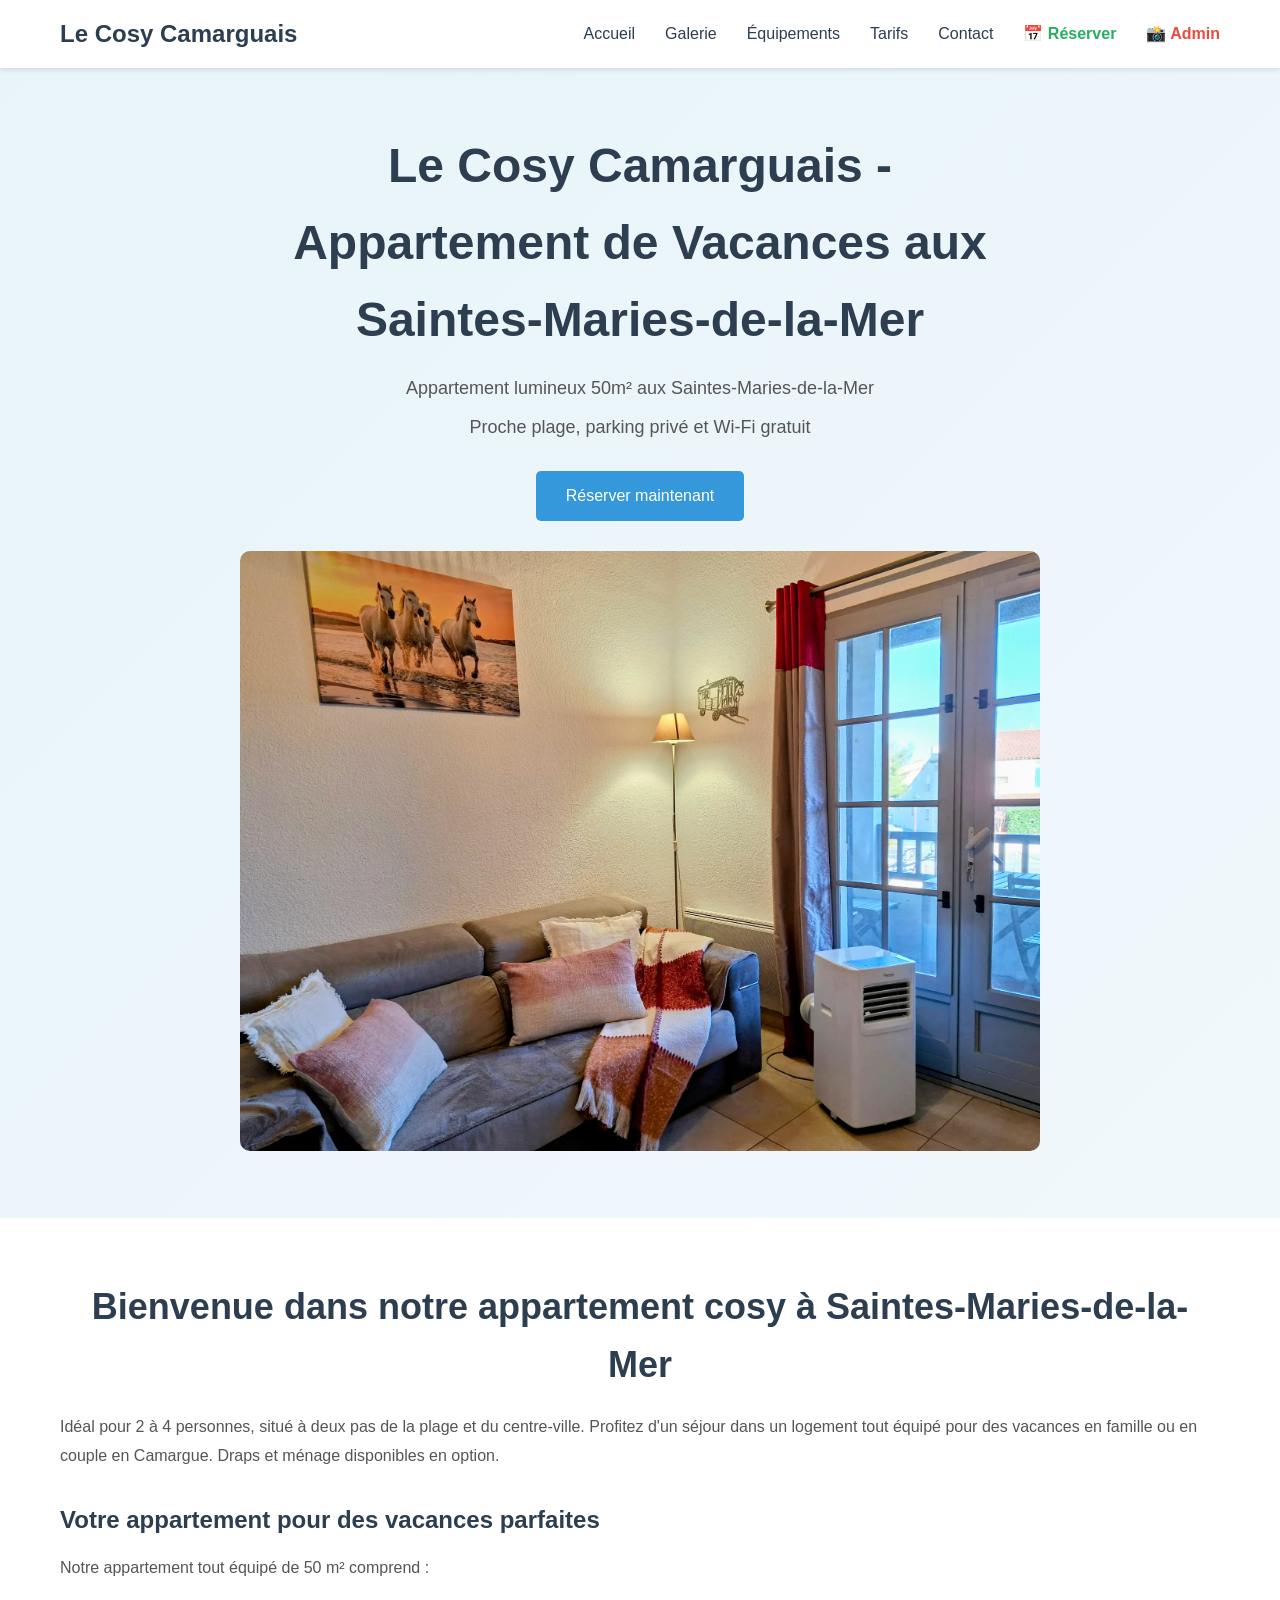
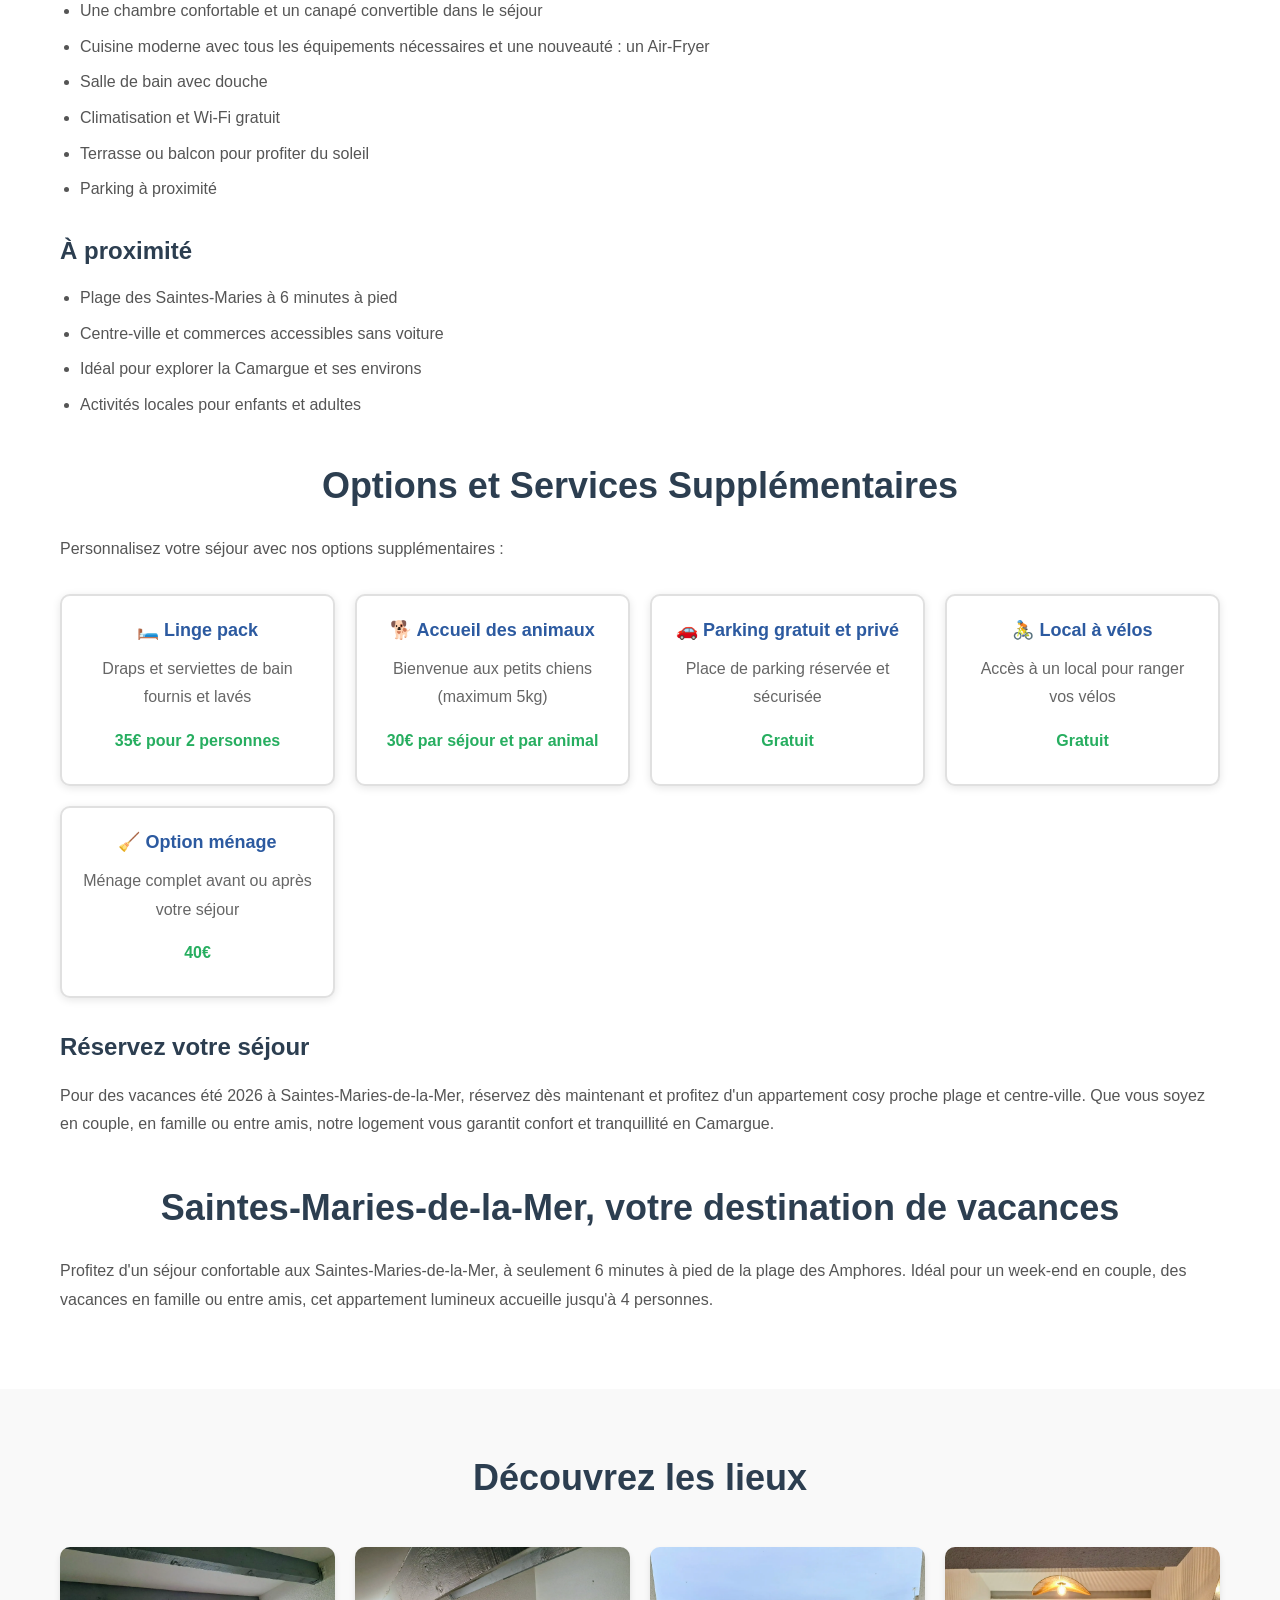
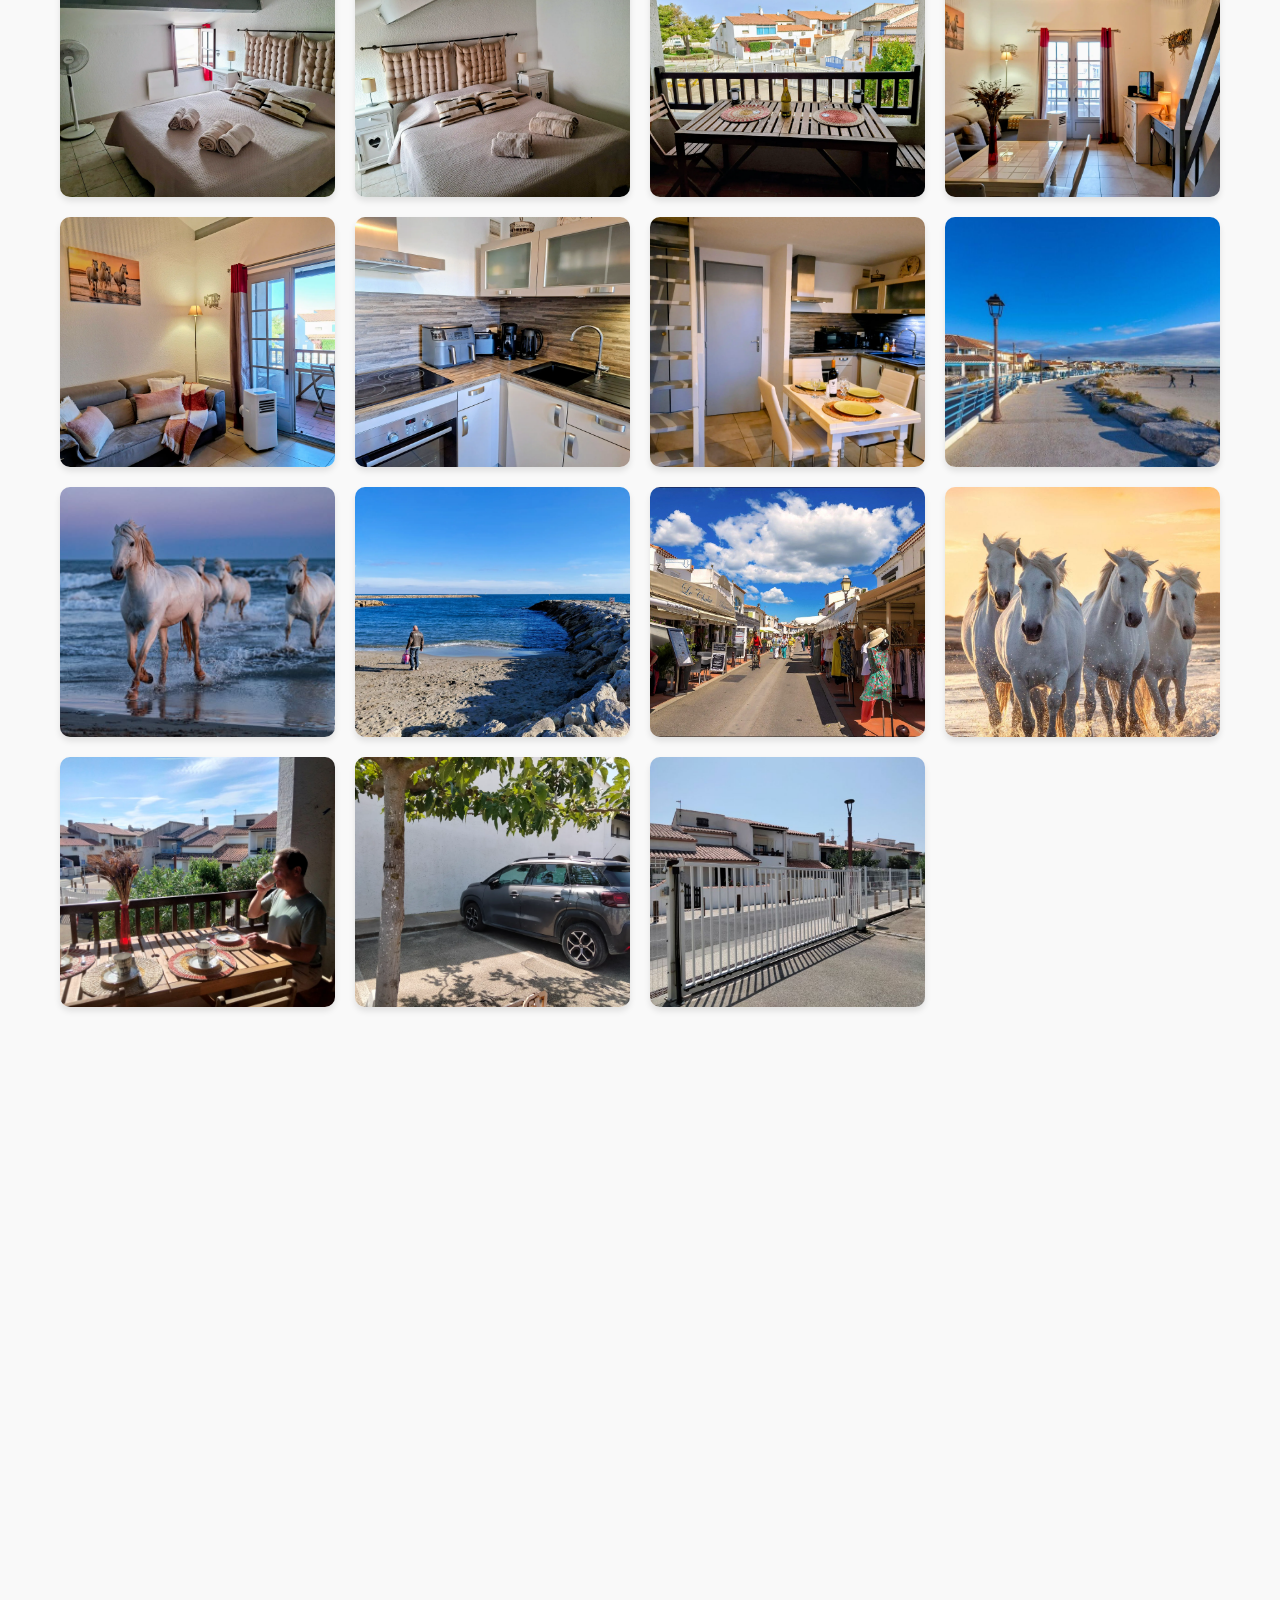
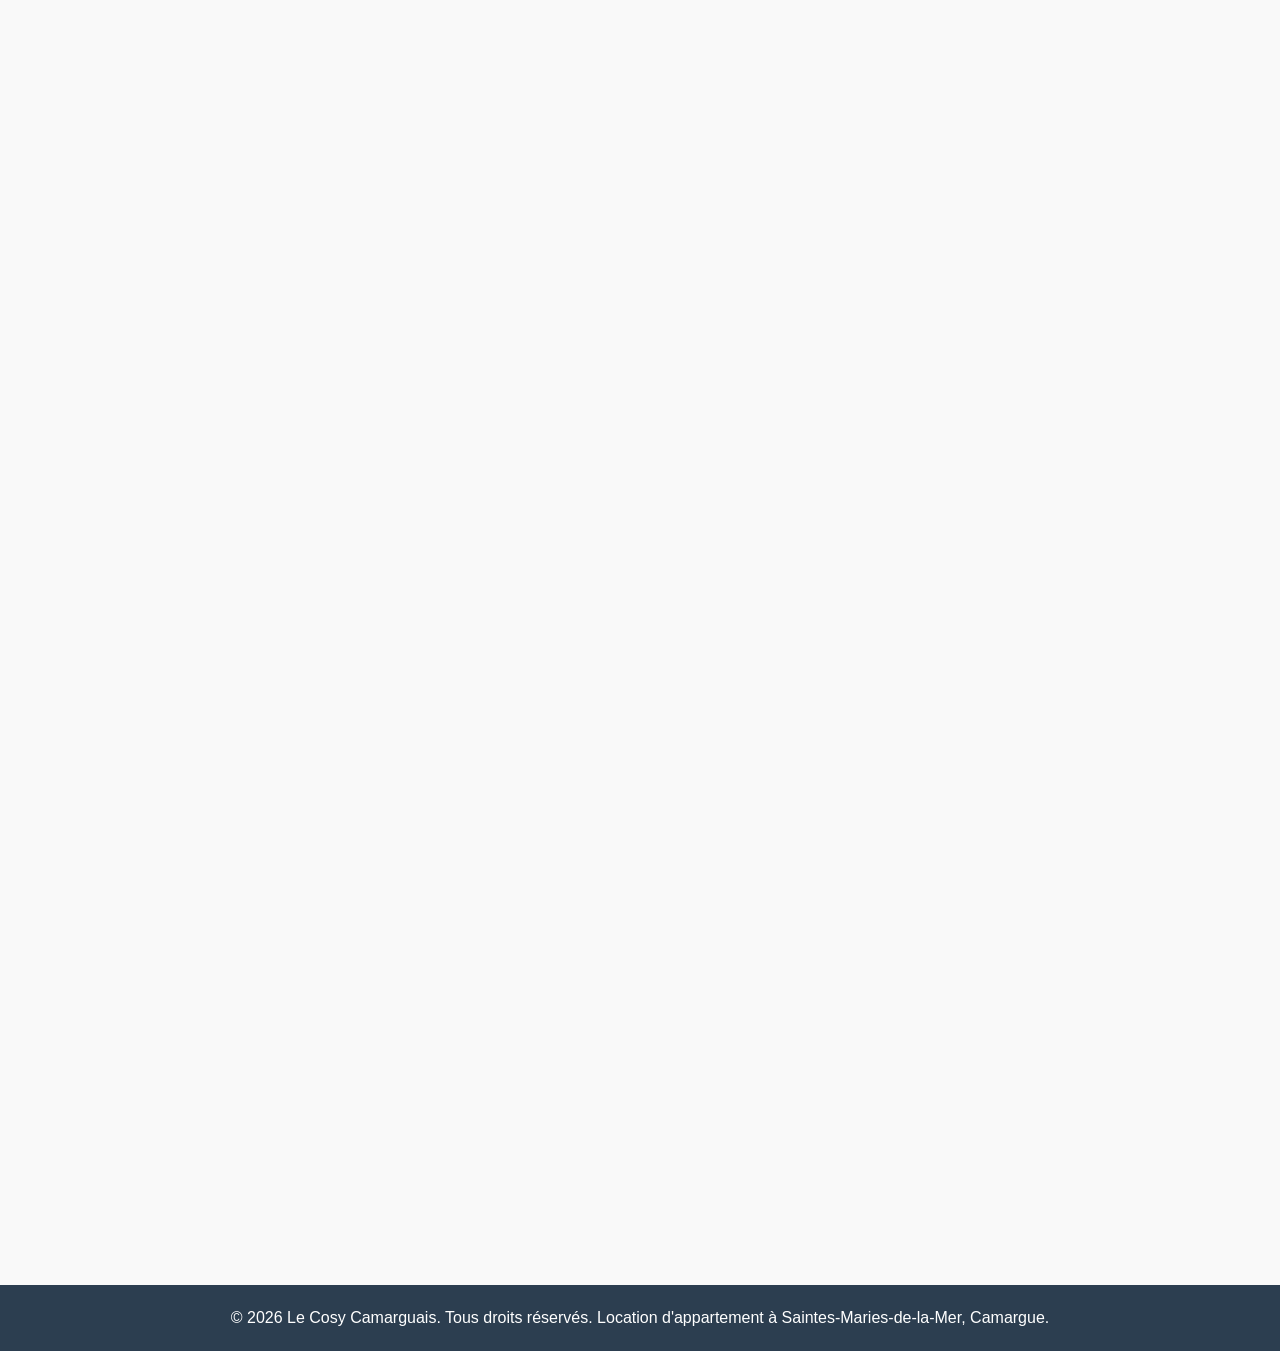
<file: index.html>
<!DOCTYPE html>
<html lang="fr">
<head>
    <meta charset="UTF-8">
    <meta name="viewport" content="width=device-width, initial-scale=1.0">
    <meta name="description" content="Le Cosy Camarguais - Location d'appartement 50m² aux Saintes-Maries-de-la-Mer. Proche plage, parking privé, Wi-Fi. Idéal pour 2-4 personnes. À partir de 110€/nuit. Réservez vos vacances en Camargue.">
    <meta name="keywords" content="location appartement Saintes-Maries-de-la-Mer, vacances Camargue, gîte Saintes-Maries, location saisonnière Provence, aparthotel plage">
    <meta name="author" content="Le Cosy Camarguais">
    <meta name="robots" content="index, follow, max-snippet:-1, max-image-preview:large, max-video-preview:-1">
    <meta property="og:title" content="Le Cosy Camarguais - Appartement de vacances aux Saintes-Maries-de-la-Mer">
    <meta property="og:description" content="Découvrez notre appartement lumineux 50m² aux Saintes-Maries-de-la-Mer. Proche plage, parking privé, Wi-Fi gratuit. À partir de 110€/nuit.">
    <meta property="og:type" content="website">
    <meta property="og:url" content="https://appartement-saintes-maries.vercel.app">
    <meta property="og:image" content="https://appartement-saintes-maries.vercel.app/130122-camargue-1(1).jpg">
    <meta name="twitter:card" content="summary_large_image">
    <meta name="twitter:title" content="Le Cosy Camarguais - Appartement aux Saintes-Maries-de-la-Mer">
    <meta name="twitter:description" content="Location d'appartement 50m² en Camargue. Plage, parking, Wi-Fi. À partir de 110€/nuit.">
    <meta name="theme-color" content="#2c5aa0">
    <link rel="canonical" href="https://appartement-saintes-maries.vercel.app/">
    <title>Le Cosy Camarguais - Location Appartement Saintes-Maries-de-la-Mer | Vacances Camargue</title>
    <link rel="stylesheet" href="styles.css">
    <link rel="icon" type="image/x-icon" href="data:image/svg+xml,<svg xmlns='http://www.w3.org/2000/svg' viewBox='0 0 100 100'><text y='75' font-size='75' fill='%232c5aa0'>🏠</text></svg>">
    <link rel="stylesheet" href="https://cdnjs.cloudflare.com/ajax/libs/font-awesome/6.4.0/css/all.min.css">
    
    <!-- Structured Data (JSON-LD) -->
    <script type="application/ld+json">
    {
        "@context": "https://schema.org",
        "@type": "LodgingBusiness",
        "name": "Le Cosy Camarguais",
        "description": "Appartement lumineux 50m² aux Saintes-Maries-de-la-Mer, idéal pour 2-4 personnes",
        "url": "https://appartement-saintes-maries.vercel.app",
        "image": "https://appartement-saintes-maries.vercel.app/130122-camargue-1(1).jpg",
        "address": {
            "@type": "PostalAddress",
            "streetAddress": "Saintes-Maries-de-la-Mer",
            "addressLocality": "Saintes-Maries-de-la-Mer",
            "postalCode": "13460",
            "addressCountry": "FR",
            "addressRegion": "Provence-Alpes-Côte d'Azur"
        },
        "telephone": "+33607459846",
        "email": "ellattanzio66@gmail.com",
        "priceRange": "€€",
        "priceCurrency": "EUR",
        "price": "110",
        "amenityFeature": [
            {"name": "Wi-Fi gratuit"},
            {"name": "Climatisation"},
            {"name": "Parking privé"},
            {"name": "Terrasse"},
            {"name": "Cuisine équipée"},
            {"name": "Air-Fryer"}
        ],
        "checkinTime": "15:00",
        "checkoutTime": "11:00",
        "numberOfRooms": 1,
        "occupancy": {
            "@type": "QuantitativeValue",
            "minValue": 2,
            "maxValue": 4
        },
        "geo": {
            "@type": "GeoCoordinates",
            "latitude": 43.4805,
            "longitude": 4.4269
        },
        "review": {
            "@type": "Review",
            "ratingValue": "5",
            "bestRating": "5",
            "worstRating": "1"
        }
    }
    </script>

    <!-- Local Business Schema -->
    <script type="application/ld+json">
    {
        "@context": "https://schema.org",
        "@type": "LocalBusiness",
        "name": "Le Cosy Camarguais",
        "image": "https://appartement-saintes-maries.vercel.app/130122-camargue-1(1).jpg",
        "description": "Location d'appartement de vacances à Saintes-Maries-de-la-Mer",
        "address": {
            "@type": "PostalAddress",
            "streetAddress": "Saintes-Maries-de-la-Mer",
            "addressLocality": "Saintes-Maries-de-la-Mer",
            "postalCode": "13460",
            "addressCountry": "FR"
        },
        "telephone": "+33607459846",
        "url": "https://appartement-saintes-maries.vercel.app",
        "sameAs": [
            "https://www.facebook.com/profile.php?id=61573077162618",
            "https://www.instagram.com/appartementsaintesmaries13460/"
        ]
    }
    </script>
</head>
<body>
    <!-- Navigation -->
    <nav class="navbar">
        <div class="container">
            <div class="logo">Le Cosy Camarguais</div>
            <ul class="nav-links">
                <li><a href="#accueil">Accueil</a></li>
                <li><a href="#galerie">Galerie</a></li>
                <li><a href="#equipements">Équipements</a></li>
                <li><a href="#tarifs">Tarifs</a></li>
                <li><a href="#contact">Contact</a></li>
                <li><a href="calendar.html" style="color: #27ae60; font-weight: bold;">📅 Réserver</a></li>
                <li><a href="admin.html" style="color: #e74c3c; font-weight: bold;">📸 Admin</a></li>
            </ul>
        </div>
    </nav>

    <!-- Hero Section -->
    <section id="accueil" class="hero">
        <div class="hero-content">
            <h1>Le Cosy Camarguais - Appartement de Vacances aux Saintes-Maries-de-la-Mer</h1>
            <p>Appartement lumineux 50m² aux Saintes-Maries-de-la-Mer</p>
            <p class="subtitle">Proche plage, parking privé et Wi-Fi gratuit</p>
            <a href="#contact" class="cta-button">Réserver maintenant</a>
            <div class="hero-image">
                <img src="./Saloncosy.webp" alt="Salon cosy avec canapé confortable - Le Cosy Camarguais" loading="lazy">
            </div>
        </div>
    </section>

    <!-- Presentation Section -->
    <section id="presentation" class="presentation">
        <div class="container">
            <h2>Bienvenue dans notre appartement cosy à Saintes-Maries-de-la-Mer</h2>
            <p>Idéal pour 2 à 4 personnes, situé à deux pas de la plage et du centre-ville. Profitez d'un séjour dans un logement tout équipé pour des vacances en famille ou en couple en Camargue. Draps et ménage disponibles en option.</p>

            <h3>Votre appartement pour des vacances parfaites</h3>
            <p>Notre appartement tout équipé de 50 m² comprend :</p>
            <ul>
                <li>Une chambre confortable et un canapé convertible dans le séjour</li>
                <li>Cuisine moderne avec tous les équipements nécessaires et une nouveauté : un Air-Fryer</li>
                <li>Salle de bain avec douche</li>
                <li>Climatisation et Wi-Fi gratuit</li>
                <li>Terrasse ou balcon pour profiter du soleil</li>
                <li>Parking à proximité</li>
            </ul>

            <h3>À proximité</h3>
            <ul>
                <li>Plage des Saintes-Maries à 6 minutes à pied</li>
                <li>Centre-ville et commerces accessibles sans voiture</li>
                <li>Idéal pour explorer la Camargue et ses environs</li>
                <li>Activités locales pour enfants et adultes</li>
            </ul>

            <h2 style="margin-top: 40px;">Options et Services Supplémentaires</h2>
            <p>Personnalisez votre séjour avec nos options supplémentaires :</p>
            <div class="options-grid">
                <div class="option-card">
                    <h4>🛏️ Linge pack</h4>
                    <p>Draps et serviettes de bain fournis et lavés</p>
                    <p class="price">35€ pour 2 personnes</p>
                </div>
                <div class="option-card">
                    <h4>🐕 Accueil des animaux</h4>
                    <p>Bienvenue aux petits chiens (maximum 5kg)</p>
                    <p class="price">30€ par séjour et par animal</p>
                </div>
                <div class="option-card">
                    <h4>🚗 Parking gratuit et privé</h4>
                    <p>Place de parking réservée et sécurisée</p>
                    <p class="price">Gratuit</p>
                </div>
                <div class="option-card">
                    <h4>🚴 Local à vélos</h4>
                    <p>Accès à un local pour ranger vos vélos</p>
                    <p class="price">Gratuit</p>
                </div>
                <div class="option-card">
                    <h4>🧹 Option ménage</h4>
                    <p>Ménage complet avant ou après votre séjour</p>
                    <p class="price">40€</p>
                </div>
            </div>

            <h3>Réservez votre séjour</h3>
            <p>Pour des vacances été 2026 à Saintes-Maries-de-la-Mer, réservez dès maintenant et profitez d'un appartement cosy proche plage et centre-ville. Que vous soyez en couple, en famille ou entre amis, notre logement vous garantit confort et tranquillité en Camargue.</p>

            <h2 style="margin-top: 40px;">Saintes-Maries-de-la-Mer, votre destination de vacances</h2>
            <p>Profitez d'un séjour confortable aux Saintes-Maries-de-la-Mer, à seulement 6 minutes à pied de la plage des Amphores. Idéal pour un week-end en couple, des vacances en famille ou entre amis, cet appartement lumineux accueille jusqu'à 4 personnes.</p>
        </div>
    </section>

    <!-- Gallery Section -->
    <section id="galerie" class="gallery">
        <div class="container">
            <h2>Découvrez les lieux</h2>
            <div class="gallery-grid">
                <div class="gallery-item">
                    <img src="./699cc165-0db9-40c0-aa76-b46395a4a5fc~1.webp" alt="Chambre confortable avec literie de qualité - Le Cosy Camarguais" loading="lazy">
                </div>
                <div class="gallery-item">
                    <img src="./6267a294-f842-493b-94da-68e59d48c8c1~1.webp" alt="Chambre avec lit double et tête de lit design - Saintes-Maries" loading="lazy">
                </div>
                <div class="gallery-item">
                    <img src="./203cbd5f-b3a3-4adb-a90c-3202b7b24d66~1.webp" alt="Terrasse ensoleillée avec vue sur le village - Saintes-Maries-de-la-Mer" loading="lazy">
                </div>
                <div class="gallery-item">
                    <img src="./4d5e1b6b-3a35-4781-9e4e-3730404897b2~1.webp" alt="Séjour lumineux avec accès à la terrasse - Appartement Camargue" loading="lazy">
                </div>
                <div class="gallery-item">
                    <img src="./2798dfe2-fd51-422c-bca9-29bbe3b415f4~1.webp" alt="Séjour avec canapé et vue sur la terrasse - Location Saintes-Maries" loading="lazy">
                </div>
                <div class="gallery-item">
                    <img src="./3cd4628a-6e06-457b-a21c-f3df766dc9b1~1.webp" alt="Cuisine moderne avec Air-Fryer - Le Cosy Camarguais" loading="lazy">
                </div>
                <div class="gallery-item">
                    <img src="./3c0db250-8747-4e0e-9186-e22d78906090~1.webp" alt="Cuisine équipée avec salle à manger - Appartement de vacances" loading="lazy">
                </div>
                <div class="gallery-item">
                    <img src="./71401861-Amphora-beach-des-Amphores-Saintes-Maries-de-la-Mer-Camargue-Bouches-du-Rhone-Provence-Alpes-Cote-d-Azur.jpg" alt="Plage des Amphores - Saintes-Maries-de-la-Mer" loading="lazy">
                </div>
                <div class="gallery-item">
                    <img src="./484808899_1292354942614113_6822166456498996507_n.jpg" alt="Chevaux blancs de Camargue - Saintes-Maries-de-la-Mer" loading="lazy">
                </div>
                <div class="gallery-item">
                    <img src="./f098e9f4-ffa2-434b-89ad-d91ef986f7e4~1.webp" alt="Plage avec rochers - Saintes-Maries-de-la-Mer" loading="lazy">
                </div>
                <div class="gallery-item">
                    <img src="./saintes-maries-de-la-mer-682a5dab-e143-4bae-a40b-0c097e33d58b.jpg" alt="Rue avec boutiques du village - Centre-ville Saintes-Maries" loading="lazy">
                </div>
                <div class="gallery-item">
                    <img src="./130122-camargue-1(1).jpg" alt="Paysage de Camargue - Saintes-Maries-de-la-Mer" loading="lazy">
                </div>
                <div class="gallery-item">
                    <img src="./IMG20250526093711.jpg" alt="Terrasse avec vue panoramique sur le village - Le Cosy Camarguais" loading="lazy">
                </div>
                <div class="gallery-item">
                    <img src="./IMG20250810133848.webp" alt="Parking privé sécurisé - Saintes-Maries-de-la-Mer" loading="lazy">
                </div>
                <div class="gallery-item">
                    <img src="./IMG20250810133807.jpg" alt="Entrée sécurisée de la résidence - Le Cosy Camarguais" loading="lazy">
                </div>
            </div>
        </div>
    </section>

    <!-- Amenities Section -->
    <section id="equipements" class="amenities">
        <div class="container">
            <h2>Équipements et services</h2>
            <ul>
                <li>Une chambre confortable et un canapé convertible dans le séjour</li>
                <li>Cuisine moderne avec tous les équipements nécessaires et une nouveauté : un Air-Fryer</li>
                <li>Salle de bain moderne avec douche</li>
                <li>Climatisation et Wi-Fi gratuit</li>
                <li>Terrasse avec vue sur le village</li>
                <li>Parking privé</li>
                <li>Draps et ménage inclus</li>
            </ul>
        </div>
    </section>

    <!-- Pricing Section -->
    <section id="tarifs" class="pricing">
        <div class="container">
            <h2>Tarifs</h2>
            <p class="price">110€<span>/nuit</span></p>
            <p class="price-note">Tarifs dégressifs pour les séjours longue durée</p>
        </div>
    </section>

    <!-- Contact Section -->
    <section id="contact" class="contact">
        <div class="container">
            <h2>Contactez-nous</h2>
            
            <!-- Contact Form -->
            <div class="contact-form-container">
                <h3>Formulaire de contact</h3>
                <form id="contactForm" class="contact-form">
                    <div class="form-group">
                        <label for="name">Nom *</label>
                        <input type="text" id="name" name="name" required>
                    </div>
                    <div class="form-group">
                        <label for="email">Email *</label>
                        <input type="email" id="email" name="email" required>
                    </div>
                    <div class="form-group">
                        <label for="message">Message *</label>
                        <textarea id="message" name="message" rows="5" required></textarea>
                    </div>
                    <button type="submit" class="submit-btn">Envoyer</button>
                </form>
                <div id="formMessage" class="form-message" style="display:none;"></div>
            </div>

            <!-- Contact Info -->
            <div class="contact-info">
                <h3>Informations de contact</h3>
                <p><strong>Téléphone :</strong> <a href="tel:+33607459846">06 07 45 98 46</a></p>
                <p><strong>Email :</strong> <a href="mailto:ellattanzio66@gmail.com">ellattanzio66@gmail.com</a></p>
            </div>

            <!-- Social Media -->
            <div class="social-media">
                <h3>Suivez-nous</h3>
                <div class="social-links">
                    <a href="https://www.facebook.com/profile.php?id=61573077162618" target="_blank" rel="noopener noreferrer" title="Facebook">
                        <i class="fab fa-facebook"></i> Facebook
                    </a>
                    <a href="https://www.instagram.com/appartementsaintesmaries13460/" target="_blank" rel="noopener noreferrer" title="Instagram">
                        <i class="fab fa-instagram"></i> Instagram
                    </a>
                    <a href="https://wa.me/33607459846" target="_blank" rel="noopener noreferrer" title="WhatsApp">
                        <i class="fab fa-whatsapp"></i> WhatsApp
                    </a>
                </div>
            </div>
        </div>
    </section>

    <!-- Footer -->
    <footer>
        <div class="container">
            <p>&copy; 2026 Le Cosy Camarguais. Tous droits réservés. Location d'appartement à Saintes-Maries-de-la-Mer, Camargue.</p>
        </div>
    </footer>

    <script src="script.js"></script>
    <script>
        // Contact Form Handler
        document.getElementById('contactForm').addEventListener('submit', function(e) {
            e.preventDefault();
            
            const name = document.getElementById('name').value;
            const email = document.getElementById('email').value;
            const message = document.getElementById('message').value;
            
            // Create mailto link
            const mailtoLink = `mailto:ellattanzio66@gmail.com?subject=Nouveau message de ${encodeURIComponent(name)}&body=De: ${encodeURIComponent(email)}%0A%0AMessage:%0A${encodeURIComponent(message)}`;
            
            // Open email client
            window.location.href = mailtoLink;
            
            // Show confirmation message
            const formMessage = document.getElementById('formMessage');
            formMessage.textContent = 'Merci ! Votre message a été envoyé. Nous vous répondrons dans les plus brefs délais.';
            formMessage.style.display = 'block';
            formMessage.style.color = 'green';
            
            // Reset form
            this.reset();
            
            // Hide message after 5 seconds
            setTimeout(() => {
                formMessage.style.display = 'none';
            }, 5000);
        });
    </script>
</body>
</html>
</file>
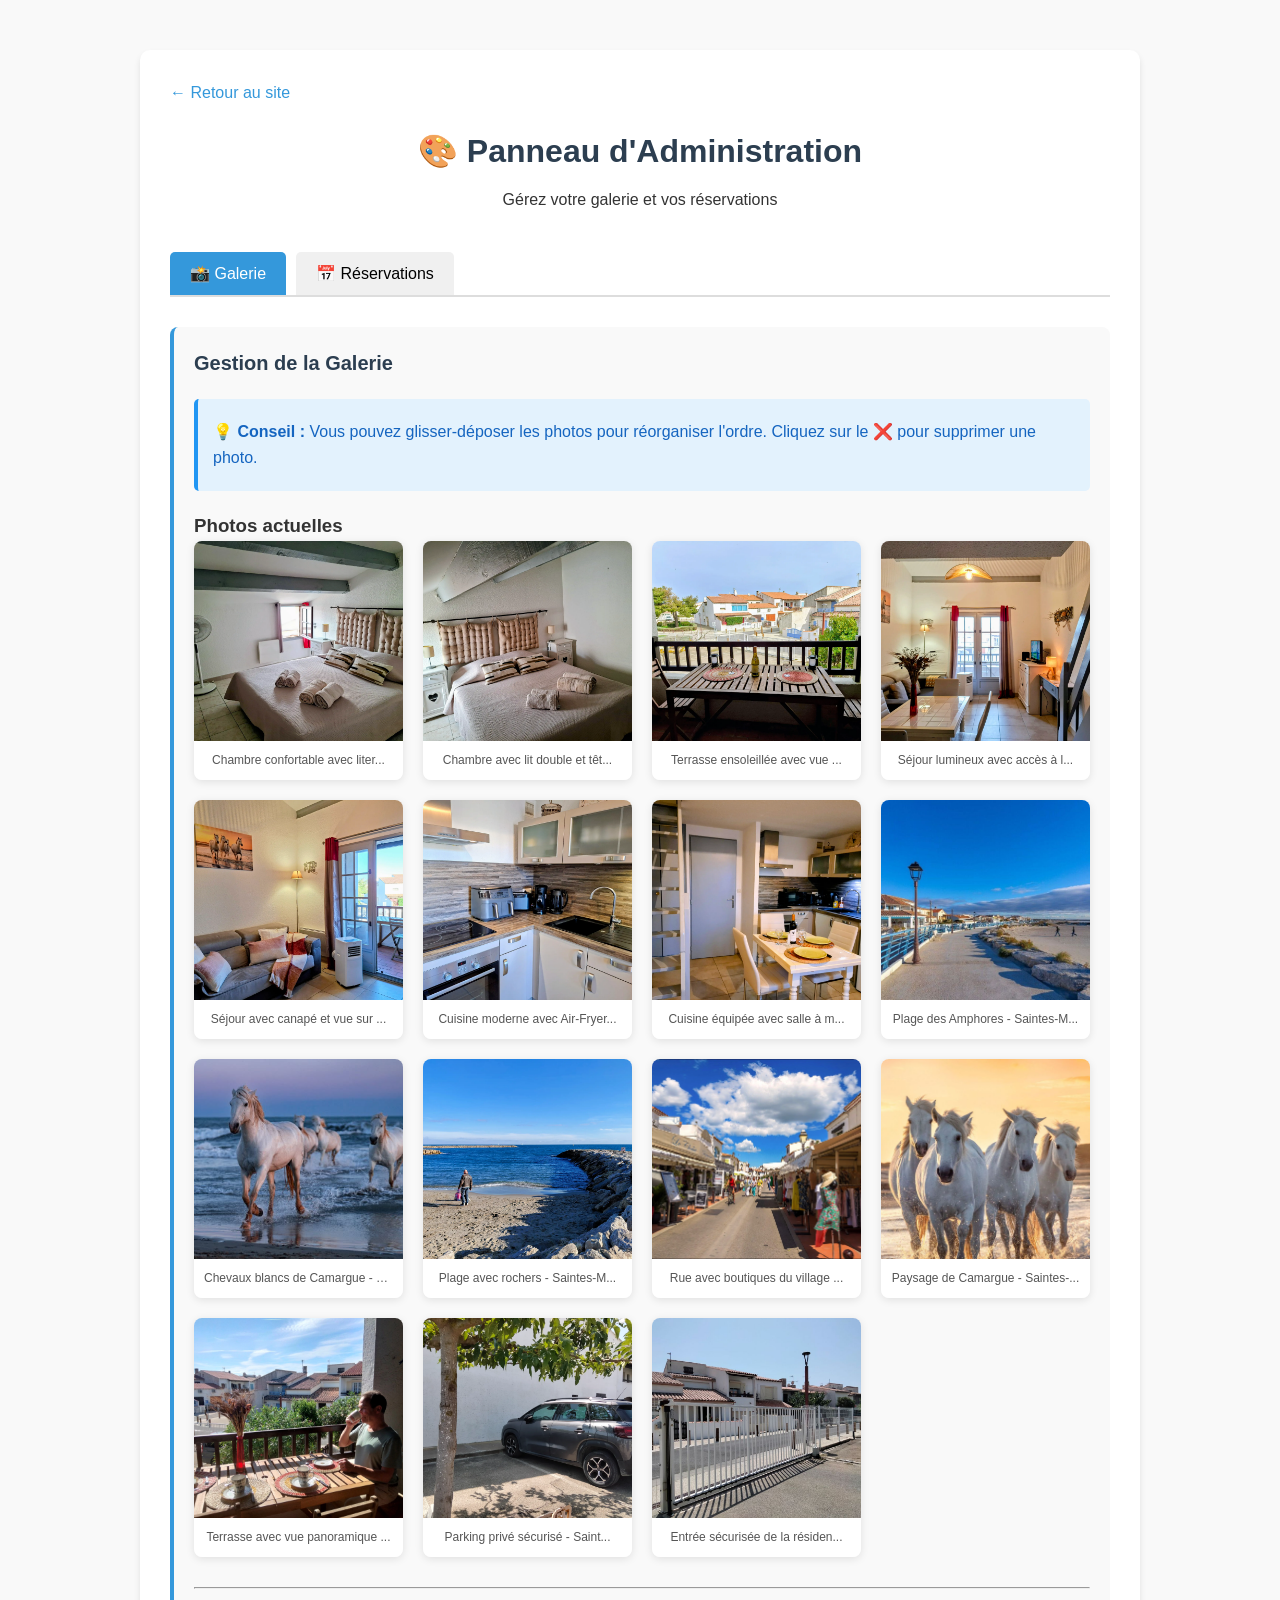
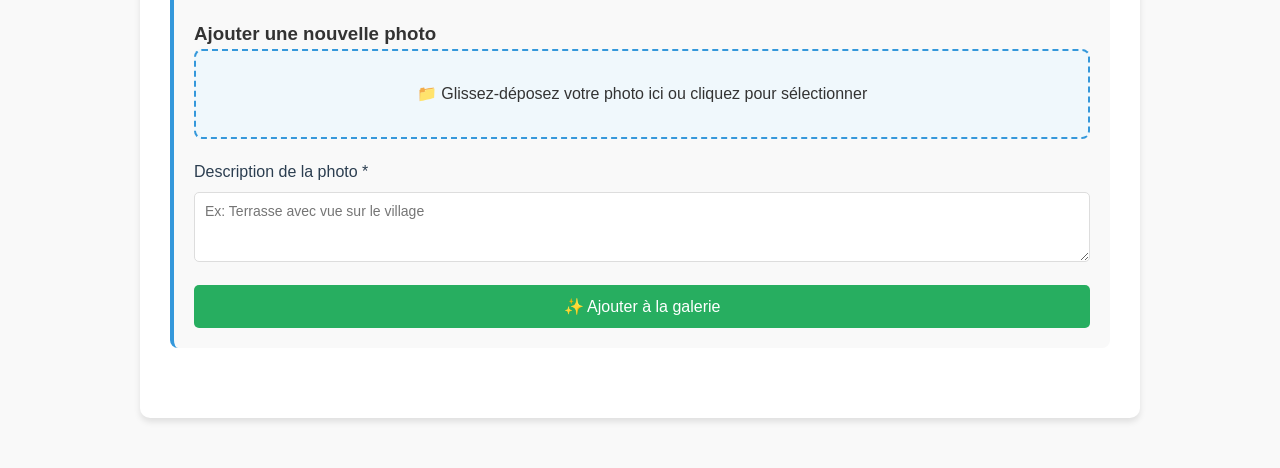
<file: admin.html>
<!DOCTYPE html>
<html lang="fr">
<head>
    <meta charset="UTF-8">
    <meta name="viewport" content="width=device-width, initial-scale=1.0">
    <title>Admin - Le Cosy Camarguais</title>
    <link rel="stylesheet" href="styles.css">
    <style>
        .admin-container {
            max-width: 1000px;
            margin: 50px auto;
            padding: 30px;
            background-color: white;
            border-radius: 10px;
            box-shadow: 0 4px 6px rgba(0,0,0,0.1);
        }

        .admin-header {
            text-align: center;
            margin-bottom: 40px;
        }

        .admin-header h1 {
            color: #2c3e50;
            margin-bottom: 10px;
        }

        .admin-tabs {
            display: flex;
            gap: 10px;
            margin-bottom: 30px;
            border-bottom: 2px solid #ddd;
        }

        .admin-tab {
            padding: 12px 20px;
            background-color: #f0f0f0;
            border: none;
            cursor: pointer;
            font-size: 16px;
            border-radius: 5px 5px 0 0;
            transition: all 0.3s;
        }

        .admin-tab.active {
            background-color: #3498db;
            color: white;
        }

        .admin-tab:hover {
            background-color: #2980b9;
            color: white;
        }

        .admin-section {
            display: none;
            margin-bottom: 40px;
            padding: 20px;
            background-color: #f9f9f9;
            border-radius: 8px;
            border-left: 4px solid #3498db;
        }

        .admin-section.active {
            display: block;
        }

        .admin-section h2 {
            color: #2c3e50;
            font-size: 20px;
            margin-bottom: 20px;
        }

        .upload-area {
            border: 2px dashed #3498db;
            border-radius: 8px;
            padding: 30px;
            text-align: center;
            background-color: #f0f8fc;
            cursor: pointer;
            transition: all 0.3s;
            margin-bottom: 20px;
        }

        .upload-area:hover {
            border-color: #2980b9;
            background-color: #e8f4f8;
        }

        .upload-area.dragover {
            border-color: #27ae60;
            background-color: #d4edda;
        }

        .form-group {
            margin-bottom: 15px;
        }

        .form-group label {
            display: block;
            margin-bottom: 8px;
            color: #2c3e50;
            font-weight: 500;
        }

        .form-group input,
        .form-group textarea {
            width: 100%;
            padding: 10px;
            border: 1px solid #ddd;
            border-radius: 5px;
            font-family: 'Segoe UI', Tahoma, Geneva, Verdana, sans-serif;
            font-size: 14px;
        }

        .form-group input:focus,
        .form-group textarea:focus {
            outline: none;
            border-color: #3498db;
            box-shadow: 0 0 5px rgba(52, 152, 219, 0.3);
        }

        .submit-btn {
            background-color: #27ae60;
            color: white;
            padding: 12px 30px;
            border: none;
            border-radius: 5px;
            font-size: 16px;
            cursor: pointer;
            transition: background-color 0.3s;
            width: 100%;
        }

        .submit-btn:hover {
            background-color: #229954;
        }

        .gallery-grid {
            display: grid;
            grid-template-columns: repeat(auto-fill, minmax(200px, 1fr));
            gap: 20px;
            margin-bottom: 30px;
        }

        .gallery-item-admin {
            position: relative;
            border-radius: 8px;
            overflow: hidden;
            box-shadow: 0 2px 8px rgba(0,0,0,0.1);
            cursor: grab;
            transition: transform 0.2s;
        }

        .gallery-item-admin:hover {
            transform: translateY(-5px);
            box-shadow: 0 4px 12px rgba(0,0,0,0.2);
        }

        .gallery-item-admin.dragging {
            opacity: 0.5;
        }

        .gallery-item-admin img {
            width: 100%;
            height: 200px;
            object-fit: cover;
            display: block;
        }

        .gallery-item-overlay {
            position: absolute;
            top: 0;
            left: 0;
            right: 0;
            bottom: 0;
            background-color: rgba(0,0,0,0.7);
            display: flex;
            align-items: center;
            justify-content: center;
            gap: 10px;
            opacity: 0;
            transition: opacity 0.3s;
        }

        .gallery-item-admin:hover .gallery-item-overlay {
            opacity: 1;
        }

        .delete-btn {
            background-color: #e74c3c;
            color: white;
            border: none;
            padding: 8px 12px;
            border-radius: 5px;
            cursor: pointer;
            font-size: 14px;
            transition: background-color 0.3s;
        }

        .delete-btn:hover {
            background-color: #c0392b;
        }

        .gallery-item-info {
            padding: 10px;
            background-color: white;
            font-size: 12px;
            color: #555;
            text-align: center;
            white-space: nowrap;
            overflow: hidden;
            text-overflow: ellipsis;
        }

        .back-link {
            display: inline-block;
            margin-bottom: 20px;
            color: #3498db;
            text-decoration: none;
            font-weight: 500;
        }

        .back-link:hover {
            text-decoration: underline;
        }

        .success-message {
            background-color: #d4edda;
            color: #155724;
            padding: 15px;
            border-radius: 5px;
            margin-bottom: 20px;
            display: none;
        }

        .error-message {
            background-color: #f8d7da;
            color: #721c24;
            padding: 15px;
            border-radius: 5px;
            margin-bottom: 20px;
            display: none;
        }

        .info-box {
            background-color: #e3f2fd;
            border-left: 4px solid #2196F3;
            padding: 15px;
            margin-bottom: 20px;
            border-radius: 5px;
        }

        .info-box p {
            margin: 5px 0;
            color: #1565c0;
        }

        @media (max-width: 768px) {
            .admin-container {
                padding: 15px;
                margin: 20px auto;
            }

            .gallery-grid {
                grid-template-columns: repeat(auto-fill, minmax(150px, 1fr));
            }

            .admin-tabs {
                flex-direction: column;
            }

            .admin-tab {
                border-radius: 5px;
            }
        }
    </style>
</head>
<body>
    <div class="admin-container">
        <a href="index.html" class="back-link">← Retour au site</a>

        <div class="admin-header">
            <h1>🎨 Panneau d'Administration</h1>
            <p>Gérez votre galerie et vos réservations</p>
        </div>

        <div id="successMessage" class="success-message">✅ Opération réussie !</div>
        <div id="errorMessage" class="error-message">❌ Une erreur s'est produite</div>

        <!-- Tabs -->
        <div class="admin-tabs">
            <button class="admin-tab active" onclick="switchTab('gallery')">📸 Galerie</button>
            <button class="admin-tab" onclick="switchTab('reservations')">📅 Réservations</button>
        </div>

        <!-- Gallery Management Section -->
        <div id="gallery" class="admin-section active">
            <h2>Gestion de la Galerie</h2>

            <div class="info-box">
                <p><strong>💡 Conseil :</strong> Vous pouvez glisser-déposer les photos pour réorganiser l'ordre. Cliquez sur le ❌ pour supprimer une photo.</p>
            </div>

            <h3>Photos actuelles</h3>
            <div class="gallery-grid" id="galleryGrid" ondrop="handleDrop(event)" ondragover="handleDragOver(event)" ondragleave="handleDragLeave(event)">
                <!-- Photos will be loaded here -->
            </div>

            <hr style="margin: 30px 0;">

            <h3>Ajouter une nouvelle photo</h3>
            <div class="upload-area" id="uploadArea" ondrop="handleFileUpload(event)" ondragover="handleDragOver(event)" ondragleave="handleDragLeave(event)">
                📁 Glissez-déposez votre photo ici ou cliquez pour sélectionner
                <input type="file" id="fileInput" accept="image/*" style="display: none;" onchange="handleFileSelect(event)">
            </div>

            <div class="form-group">
                <label for="photoDescription">Description de la photo *</label>
                <textarea id="photoDescription" placeholder="Ex: Terrasse avec vue sur le village" rows="3"></textarea>
            </div>

            <button class="submit-btn" onclick="addPhoto()">✨ Ajouter à la galerie</button>
        </div>

        <!-- Reservations Section -->
        <div id="reservations" class="admin-section">
            <h2>Gestion des Réservations</h2>

            <div id="reservationsList">
                <!-- Reservations will be loaded here -->
            </div>
        </div>
    </div>

    <script>
        // Default gallery items (from index.html)
        const defaultGallery = [
            { src: './699cc165-0db9-40c0-aa76-b46395a4a5fc~1.webp', alt: 'Chambre confortable avec literie de qualité - Le Cosy Camarguais' },
            { src: './6267a294-f842-493b-94da-68e59d48c8c1~1.webp', alt: 'Chambre avec lit double et tête de lit design - Saintes-Maries' },
            { src: './203cbd5f-b3a3-4adb-a90c-3202b7b24d66~1.webp', alt: 'Terrasse ensoleillée avec vue sur le village - Saintes-Maries-de-la-Mer' },
            { src: './4d5e1b6b-3a35-4781-9e4e-3730404897b2~1.webp', alt: 'Séjour lumineux avec accès à la terrasse - Appartement Camargue' },
            { src: './2798dfe2-fd51-422c-bca9-29bbe3b415f4~1.webp', alt: 'Séjour avec canapé et vue sur la terrasse - Location Saintes-Maries' },
            { src: './3cd4628a-6e06-457b-a21c-f3df766dc9b1~1.webp', alt: 'Cuisine moderne avec Air-Fryer - Le Cosy Camarguais' },
            { src: './3c0db250-8747-4e0e-9186-e22d78906090~1.webp', alt: 'Cuisine équipée avec salle à manger - Appartement de vacances' },
            { src: './71401861-Amphora-beach-des-Amphores-Saintes-Maries-de-la-Mer-Camargue-Bouches-du-Rhone-Provence-Alpes-Cote-d-Azur.jpg', alt: 'Plage des Amphores - Saintes-Maries-de-la-Mer' },
            { src: './484808899_1292354942614113_6822166456498996507_n.jpg', alt: 'Chevaux blancs de Camargue - Saintes-Maries-de-la-Mer' },
            { src: './f098e9f4-ffa2-434b-89ad-d91ef986f7e4~1.webp', alt: 'Plage avec rochers - Saintes-Maries-de-la-Mer' },
            { src: './saintes-maries-de-la-mer-682a5dab-e143-4bae-a40b-0c097e33d58b.jpg', alt: 'Rue avec boutiques du village - Centre-ville Saintes-Maries' },
            { src: './130122-camargue-1(1).jpg', alt: 'Paysage de Camargue - Saintes-Maries-de-la-Mer' },
            { src: './IMG20250526093711.jpg', alt: 'Terrasse avec vue panoramique sur le village - Le Cosy Camarguais' },
            { src: './IMG20250810133848.webp', alt: 'Parking privé sécurisé - Saintes-Maries-de-la-Mer' },
            { src: './IMG20250810133807.jpg', alt: 'Entrée sécurisée de la résidence - Le Cosy Camarguais' }
        ];

        let gallery = JSON.parse(localStorage.getItem('gallery')) || defaultGallery;
        let draggedItem = null;

        // Initialize
        function init() {
            renderGallery();
            renderReservations();
        }

        // Switch tabs
        function switchTab(tabName) {
            // Hide all sections
            document.querySelectorAll('.admin-section').forEach(s => s.classList.remove('active'));
            document.querySelectorAll('.admin-tab').forEach(t => t.classList.remove('active'));

            // Show selected section
            document.getElementById(tabName).classList.add('active');
            event.target.classList.add('active');
        }

        // Render gallery
        function renderGallery() {
            const grid = document.getElementById('galleryGrid');
            grid.innerHTML = '';

            gallery.forEach((item, index) => {
                const div = document.createElement('div');
                div.className = 'gallery-item-admin';
                div.draggable = true;
                div.dataset.index = index;

                div.innerHTML = `
                    <img src="${item.src}" alt="${item.alt}" onerror="this.src='https://via.placeholder.com/200?text=Image+not+found'">
                    <div class="gallery-item-overlay">
                        <button class="delete-btn" onclick="deletePhoto(${index})">❌ Supprimer</button>
                    </div>
                    <div class="gallery-item-info">${item.alt.substring(0, 30)}...</div>
                `;

                div.addEventListener('dragstart', handleDragStart);
                div.addEventListener('dragend', handleDragEnd);
                div.addEventListener('dragover', handleDragOver);
                div.addEventListener('drop', (e) => handleDropItem(e, index));

                grid.appendChild(div);
            });
        }

        // Drag and drop handlers
        function handleDragStart(e) {
            draggedItem = this;
            this.classList.add('dragging');
        }

        function handleDragEnd(e) {
            if (draggedItem) {
                draggedItem.classList.remove('dragging');
            }
        }

        function handleDragOver(e) {
            e.preventDefault();
            e.currentTarget.classList.add('dragover');
        }

        function handleDragLeave(e) {
            e.currentTarget.classList.remove('dragover');
        }

        function handleDropItem(e, targetIndex) {
            e.preventDefault();
            e.currentTarget.classList.remove('dragover');

            if (draggedItem && draggedItem !== e.currentTarget) {
                const sourceIndex = parseInt(draggedItem.dataset.index);
                const temp = gallery[sourceIndex];
                gallery[sourceIndex] = gallery[targetIndex];
                gallery[targetIndex] = temp;

                localStorage.setItem('gallery', JSON.stringify(gallery));
                renderGallery();
                showSuccess('Ordre des photos mis à jour !');
            }
        }

        // Delete photo
        function deletePhoto(index) {
            if (confirm('Êtes-vous sûr de vouloir supprimer cette photo ?')) {
                gallery.splice(index, 1);
                localStorage.setItem('gallery', JSON.stringify(gallery));
                renderGallery();
                showSuccess('Photo supprimée !');
            }
        }

        // File upload
        document.getElementById('uploadArea').addEventListener('click', () => {
            document.getElementById('fileInput').click();
        });

        function handleFileSelect(e) {
            const file = e.target.files[0];
            if (file) {
                const reader = new FileReader();
                reader.onload = (event) => {
                    const photoData = {
                        src: event.target.result,
                        alt: document.getElementById('photoDescription').value || 'Photo personnalisée'
                    };
                    gallery.push(photoData);
                    localStorage.setItem('gallery', JSON.stringify(gallery));
                    renderGallery();
                    document.getElementById('photoDescription').value = '';
                    document.getElementById('fileInput').value = '';
                    showSuccess('Photo ajoutée avec succès !');
                };
                reader.readAsDataURL(file);
            }
        }

        function handleFileUpload(e) {
            e.preventDefault();
            e.currentTarget.classList.remove('dragover');
            const files = e.dataTransfer.files;
            if (files.length > 0) {
                document.getElementById('fileInput').files = files;
                handleFileSelect({ target: { files: files } });
            }
        }

        function addPhoto() {
            const description = document.getElementById('photoDescription').value;
            if (!description) {
                showError('Veuillez ajouter une description');
                return;
            }
            showError('Veuillez d\'abord sélectionner une photo');
        }

        // Render reservations
        function renderReservations() {
            const reservations = JSON.parse(localStorage.getItem('reservations') || '[]');
            const list = document.getElementById('reservationsList');

            if (reservations.length === 0) {
                list.innerHTML = '<p style="color: #999; text-align: center;">Aucune réservation pour le moment</p>';
                return;
            }

            let html = '<table style="width: 100%; border-collapse: collapse;">';
            html += '<tr style="background-color: #f0f0f0;"><th style="padding: 10px; text-align: left; border: 1px solid #ddd;">Nom</th><th style="padding: 10px; text-align: left; border: 1px solid #ddd;">Email</th><th style="padding: 10px; text-align: left; border: 1px solid #ddd;">Téléphone</th><th style="padding: 10px; text-align: left; border: 1px solid #ddd;">Dates</th><th style="padding: 10px; text-align: left; border: 1px solid #ddd;">Prix</th></tr>';

            reservations.forEach(res => {
                html += `<tr style="border: 1px solid #ddd;">
                    <td style="padding: 10px;">${res.name}</td>
                    <td style="padding: 10px;">${res.email}</td>
                    <td style="padding: 10px;">${res.phone}</td>
                    <td style="padding: 10px;">${res.nights} nuit(s)</td>
                    <td style="padding: 10px;">${res.price}€</td>
                </tr>`;
            });

            html += '</table>';
            list.innerHTML = html;
        }

        // Messages
        function showSuccess(msg) {
            const el = document.getElementById('successMessage');
            el.textContent = '✅ ' + msg;
            el.style.display = 'block';
            setTimeout(() => el.style.display = 'none', 3000);
        }

        function showError(msg) {
            const el = document.getElementById('errorMessage');
            el.textContent = '❌ ' + msg;
            el.style.display = 'block';
            setTimeout(() => el.style.display = 'none', 3000);
        }

        // Initialize on load
        window.addEventListener('load', init);
    </script>
</body>
</html>
</file>
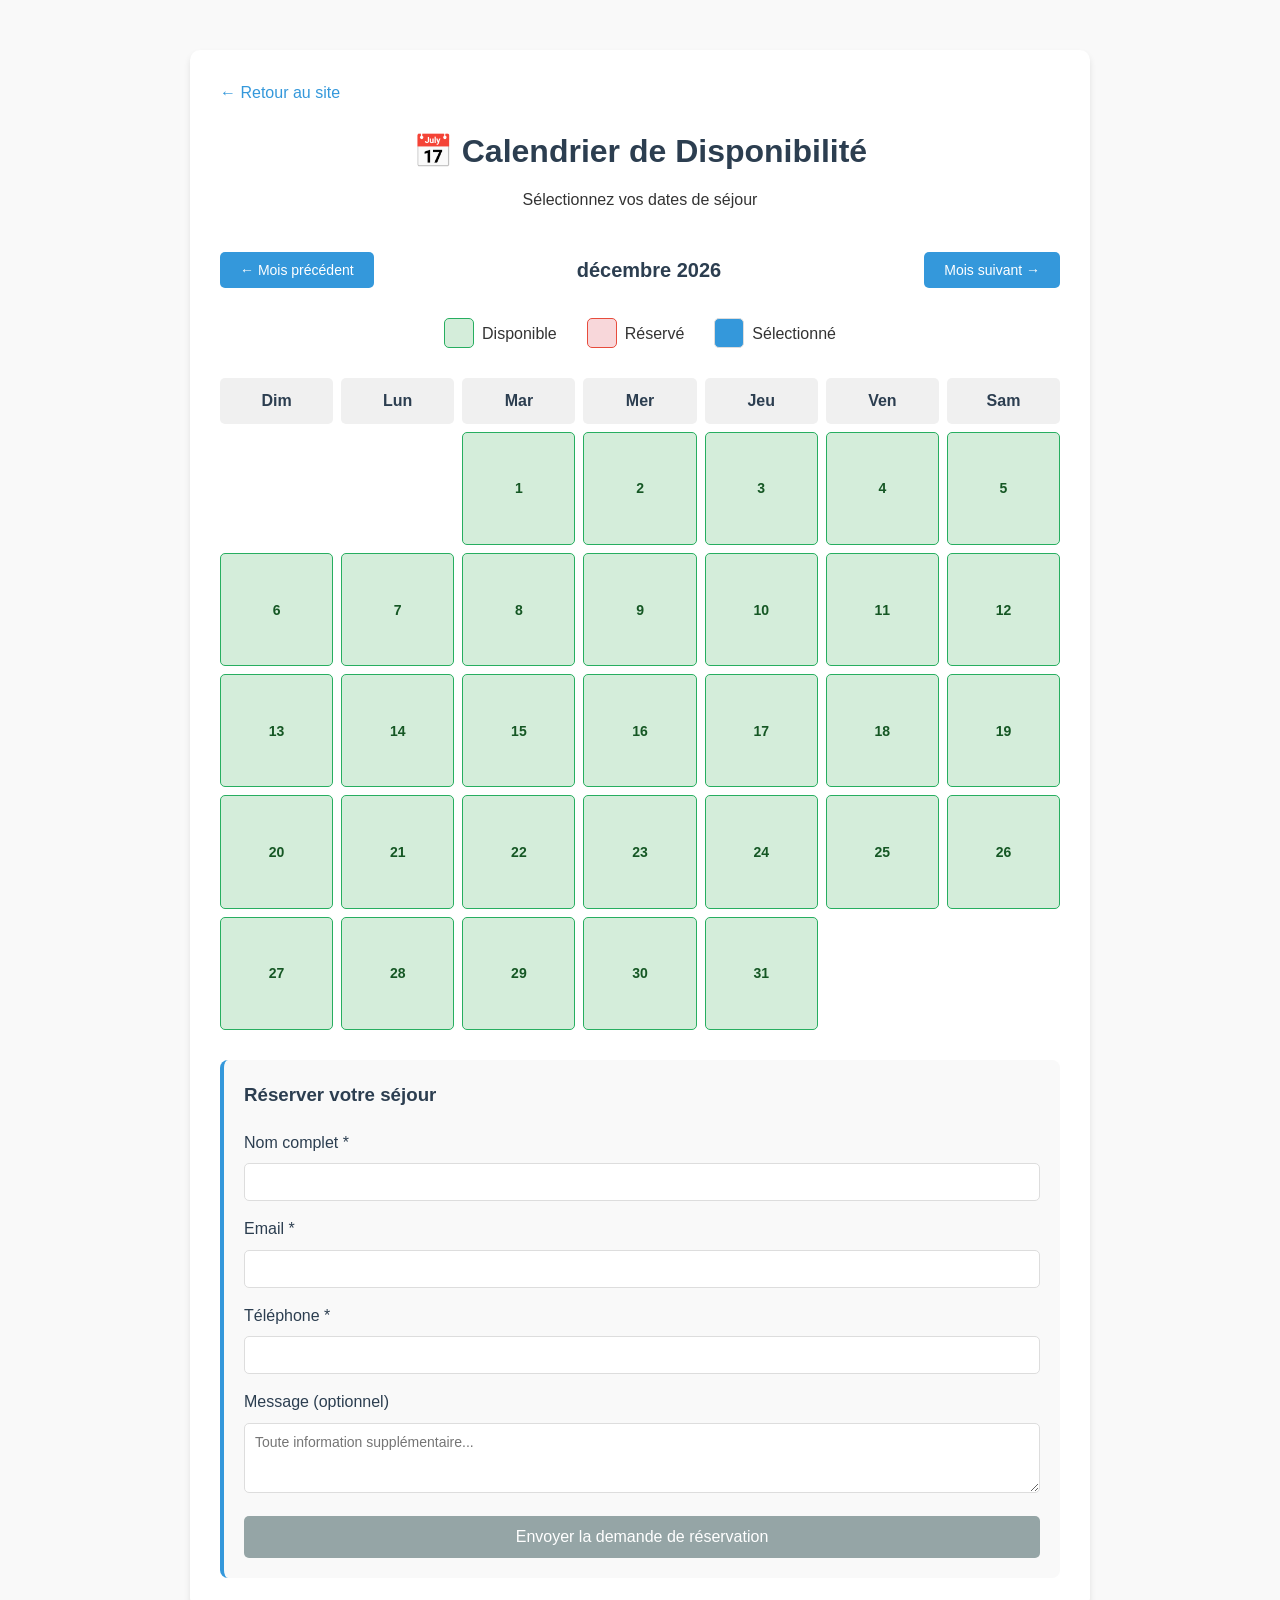
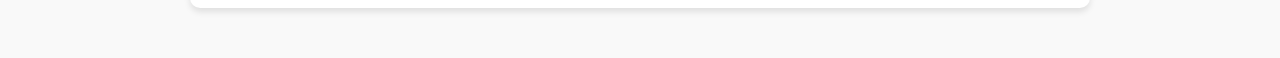
<file: calendar.html>
<!DOCTYPE html>
<html lang="fr">
<head>
    <meta charset="UTF-8">
    <meta name="viewport" content="width=device-width, initial-scale=1.0">
    <title>Calendrier de Disponibilité - Le Cosy Camarguais</title>
    <!-- Updated -->
    <link rel="stylesheet" href="styles.css">
    <style>
        .calendar-container {
            max-width: 900px;
            margin: 50px auto;
            padding: 30px;
            background-color: white;
            border-radius: 10px;
            box-shadow: 0 4px 6px rgba(0,0,0,0.1);
        }

        .calendar-header {
            text-align: center;
            margin-bottom: 40px;
        }

        .calendar-header h1 {
            color: #2c3e50;
            margin-bottom: 10px;
        }

        .calendar-controls {
            display: flex;
            justify-content: space-between;
            align-items: center;
            margin-bottom: 30px;
            gap: 15px;
        }

        .calendar-controls button {
            background-color: #3498db;
            color: white;
            border: none;
            padding: 10px 20px;
            border-radius: 5px;
            cursor: pointer;
            font-size: 14px;
            transition: background-color 0.3s;
        }

        .calendar-controls button:hover {
            background-color: #2980b9;
        }

        .calendar-month {
            text-align: center;
            font-size: 20px;
            font-weight: bold;
            color: #2c3e50;
            min-width: 200px;
        }

        .calendar-grid {
            display: grid;
            grid-template-columns: repeat(7, 1fr);
            gap: 8px;
            margin-bottom: 30px;
        }

        .calendar-day-header {
            text-align: center;
            font-weight: bold;
            color: #2c3e50;
            padding: 10px;
            background-color: #f0f0f0;
            border-radius: 5px;
        }

        .calendar-day {
            aspect-ratio: 1;
            display: flex;
            align-items: center;
            justify-content: center;
            border: 1px solid #ddd;
            border-radius: 5px;
            cursor: pointer;
            transition: all 0.3s;
            font-size: 14px;
            background-color: #f9f9f9;
        }

        .calendar-day:hover {
            border-color: #3498db;
            background-color: #e8f4f8;
        }

        .calendar-day.empty {
            background-color: white;
            cursor: default;
            border: none;
        }

        .calendar-day.empty:hover {
            background-color: white;
            border: none;
        }

        .calendar-day.available {
            background-color: #d4edda;
            border-color: #27ae60;
            color: #155724;
            font-weight: bold;
        }

        .calendar-day.available:hover {
            background-color: #c3e6cb;
        }

        .calendar-day.reserved {
            background-color: #f8d7da;
            border-color: #e74c3c;
            color: #721c24;
            font-weight: bold;
        }

        .calendar-day.reserved:hover {
            background-color: #f5c6cb;
            cursor: not-allowed;
        }

        .calendar-day.selected {
            background-color: #3498db;
            color: white;
            border-color: #2980b9;
        }

        .legend {
            display: flex;
            justify-content: center;
            gap: 30px;
            margin-bottom: 30px;
            flex-wrap: wrap;
        }

        .legend-item {
            display: flex;
            align-items: center;
            gap: 8px;
        }

        .legend-color {
            width: 30px;
            height: 30px;
            border-radius: 5px;
            border: 1px solid #ddd;
        }

        .reservation-form {
            background-color: #f9f9f9;
            padding: 20px;
            border-radius: 8px;
            border-left: 4px solid #3498db;
        }

        .reservation-form h3 {
            color: #2c3e50;
            margin-bottom: 20px;
        }

        .form-group {
            margin-bottom: 15px;
        }

        .form-group label {
            display: block;
            margin-bottom: 8px;
            color: #2c3e50;
            font-weight: 500;
        }

        .form-group input,
        .form-group textarea {
            width: 100%;
            padding: 10px;
            border: 1px solid #ddd;
            border-radius: 5px;
            font-family: 'Segoe UI', Tahoma, Geneva, Verdana, sans-serif;
            font-size: 14px;
        }

        .form-group input:focus,
        .form-group textarea:focus {
            outline: none;
            border-color: #3498db;
            box-shadow: 0 0 5px rgba(52, 152, 219, 0.3);
        }

        .date-range {
            background-color: white;
            padding: 15px;
            border-radius: 5px;
            margin-bottom: 15px;
            border: 1px solid #ddd;
        }

        .date-range p {
            margin: 5px 0;
            color: #555;
        }

        .submit-btn {
            background-color: #27ae60;
            color: white;
            padding: 12px 30px;
            border: none;
            border-radius: 5px;
            font-size: 16px;
            cursor: pointer;
            transition: background-color 0.3s;
            width: 100%;
        }

        .submit-btn:hover {
            background-color: #229954;
        }

        .submit-btn:disabled {
            background-color: #95a5a6;
            cursor: not-allowed;
        }

        .back-link {
            display: inline-block;
            margin-bottom: 20px;
            color: #3498db;
            text-decoration: none;
            font-weight: 500;
        }

        .back-link:hover {
            text-decoration: underline;
        }

        .success-message {
            background-color: #d4edda;
            color: #155724;
            padding: 15px;
            border-radius: 5px;
            margin-bottom: 20px;
            display: none;
        }

        .error-message {
            background-color: #f8d7da;
            color: #721c24;
            padding: 15px;
            border-radius: 5px;
            margin-bottom: 20px;
            display: none;
        }

        @media (max-width: 768px) {
            .calendar-container {
                padding: 15px;
                margin: 20px auto;
            }

            .calendar-controls {
                flex-direction: column;
            }

            .calendar-day {
                font-size: 12px;
            }

            .legend {
                gap: 15px;
            }
        }
    </style>
</head>
<body>
    <div class="calendar-container">
        <a href="index.html" class="back-link">← Retour au site</a>

        <div class="calendar-header">
            <h1>📅 Calendrier de Disponibilité</h1>
            <p>Sélectionnez vos dates de séjour</p>
        </div>

        <div id="successMessage" class="success-message">✅ Réservation envoyée avec succès !</div>
        <div id="errorMessage" class="error-message">❌ Erreur : Veuillez remplir tous les champs</div>

        <div class="calendar-controls">
            <button id="prevBtn">← Mois précédent</button>
            <div class="calendar-month" id="monthDisplay"></div>
            <button id="nextBtn">Mois suivant →</button>
        </div>

        <div class="legend">
            <div class="legend-item">
                <div class="legend-color" style="background-color: #d4edda; border-color: #27ae60;"></div>
                <span>Disponible</span>
            </div>
            <div class="legend-item">
                <div class="legend-color" style="background-color: #f8d7da; border-color: #e74c3c;"></div>
                <span>Réservé</span>
            </div>
            <div class="legend-item">
                <div class="legend-color" style="background-color: #3498db;"></div>
                <span>Sélectionné</span>
            </div>
        </div>

        <div class="calendar-grid" id="calendarGrid"></div>

        <div class="reservation-form">
            <h3>Réserver votre séjour</h3>

            <div class="date-range" id="dateRange" style="display: none;">
                <p><strong>Dates sélectionnées :</strong></p>
                <p>Du <span id="startDate"></span> au <span id="endDate"></span></p>
                <p><strong>Nombre de nuits :</strong> <span id="nights"></span></p>
                <p><strong>Prix estimé :</strong> <span id="estimatedPrice"></span>€</p>
            </div>

            <form id="reservationForm">
                <div class="form-group">
                    <label for="rName">Nom complet *</label>
                    <input type="text" id="rName" name="name" required>
                </div>

                <div class="form-group">
                    <label for="rEmail">Email *</label>
                    <input type="email" id="rEmail" name="email" required>
                </div>

                <div class="form-group">
                    <label for="rPhone">Téléphone *</label>
                    <input type="tel" id="rPhone" name="phone" required>
                </div>

                <div class="form-group">
                    <label for="rMessage">Message (optionnel)</label>
                    <textarea id="rMessage" name="message" rows="3" placeholder="Toute information supplémentaire..."></textarea>
                </div>

                <button type="submit" class="submit-btn" id="submitBtn" disabled>Envoyer la demande de réservation</button>
            </form>
        </div>
    </div>

    <script>
        // Configuration
        const PRICE_PER_NIGHT = 110;
        const RESERVED_DATES = JSON.parse(localStorage.getItem('reservedDates') || '[]');

        // Variables
        let currentDate = new Date();
        let selectedDates = [];

        // Éléments DOM
        const monthDisplay = document.getElementById('monthDisplay');
        const calendarGrid = document.getElementById('calendarGrid');
        const prevBtn = document.getElementById('prevBtn');
        const nextBtn = document.getElementById('nextBtn');
        const dateRangeDiv = document.getElementById('dateRange');
        const startDateSpan = document.getElementById('startDate');
        const endDateSpan = document.getElementById('endDate');
        const nightsSpan = document.getElementById('nights');
        const estimatedPriceSpan = document.getElementById('estimatedPrice');
        const reservationForm = document.getElementById('reservationForm');
        const submitBtn = document.getElementById('submitBtn');
        const successMessage = document.getElementById('successMessage');
        const errorMessage = document.getElementById('errorMessage');

        // Fonctions
        function formatDate(date) {
            const options = { weekday: 'long', year: 'numeric', month: 'long', day: 'numeric' };
            return date.toLocaleDateString('fr-FR', options);
        }

        function dateToString(date) {
            const year = date.getFullYear();
            const month = String(date.getMonth() + 1).padStart(2, '0');
            const day = String(date.getDate()).padStart(2, '0');
            return `${year}-${month}-${day}`;
        }

        function isDateReserved(date) {
            return RESERVED_DATES.includes(dateToString(date));
        }

        function renderCalendar() {
            const year = currentDate.getFullYear();
            const month = currentDate.getMonth();

            // Afficher le mois
            monthDisplay.textContent = currentDate.toLocaleDateString('fr-FR', { month: 'long', year: 'numeric' });

            // Obtenir le premier jour du mois et le nombre de jours
            const firstDay = new Date(year, month, 1);
            const lastDay = new Date(year, month + 1, 0);
            const daysInMonth = lastDay.getDate();
            const startingDayOfWeek = firstDay.getDay();

            // Effacer la grille
            calendarGrid.innerHTML = '';

            // Ajouter les en-têtes des jours
            const dayNames = ['Dim', 'Lun', 'Mar', 'Mer', 'Jeu', 'Ven', 'Sam'];
            dayNames.forEach(day => {
                const dayHeader = document.createElement('div');
                dayHeader.className = 'calendar-day-header';
                dayHeader.textContent = day;
                calendarGrid.appendChild(dayHeader);
            });

            // Ajouter les jours vides avant le premier jour du mois
            for (let i = 0; i < startingDayOfWeek; i++) {
                const emptyDay = document.createElement('div');
                emptyDay.className = 'calendar-day empty';
                calendarGrid.appendChild(emptyDay);
            }

            // Ajouter les jours du mois
            for (let day = 1; day <= daysInMonth; day++) {
                const date = new Date(year, month, day);
                const dateStr = dateToString(date);
                const dayElement = document.createElement('div');
                dayElement.className = 'calendar-day';
                dayElement.textContent = day;

                if (isDateReserved(date)) {
                    dayElement.classList.add('reserved');
                    dayElement.style.cursor = 'not-allowed';
                } else {
                    dayElement.classList.add('available');
                    dayElement.addEventListener('click', () => selectDate(date, dateStr));
                }

                if (selectedDates.includes(dateStr)) {
                    dayElement.classList.add('selected');
                }

                calendarGrid.appendChild(dayElement);
            }
        }

        function selectDate(date, dateStr) {
            if (isDateReserved(date)) return;

            const index = selectedDates.indexOf(dateStr);
            if (index > -1) {
                selectedDates.splice(index, 1);
            } else {
                selectedDates.push(dateStr);
            }

            selectedDates.sort();
            updateDateRange();
            renderCalendar();
        }

        function updateDateRange() {
            if (selectedDates.length === 0) {
                dateRangeDiv.style.display = 'none';
                submitBtn.disabled = true;
            } else if (selectedDates.length === 1) {
                dateRangeDiv.style.display = 'block';
                startDateSpan.textContent = formatDate(new Date(selectedDates[0]));
                endDateSpan.textContent = formatDate(new Date(selectedDates[0]));
                nightsSpan.textContent = '1';
                estimatedPriceSpan.textContent = PRICE_PER_NIGHT;
                submitBtn.disabled = false;
            } else {
                dateRangeDiv.style.display = 'block';
                const startDate = new Date(selectedDates[0]);
                const endDate = new Date(selectedDates[selectedDates.length - 1]);
                startDateSpan.textContent = formatDate(startDate);
                endDateSpan.textContent = formatDate(endDate);

                const nights = selectedDates.length;
                nightsSpan.textContent = nights;
                estimatedPriceSpan.textContent = nights * PRICE_PER_NIGHT;
                submitBtn.disabled = false;
            }
        }

        // Événements
        prevBtn.addEventListener('click', () => {
            currentDate.setMonth(currentDate.getMonth() - 1);
            renderCalendar();
        });

        nextBtn.addEventListener('click', () => {
            currentDate.setMonth(currentDate.getMonth() + 1);
            renderCalendar();
        });

        reservationForm.addEventListener('submit', (e) => {
            e.preventDefault();

            const name = document.getElementById('rName').value;
            const email = document.getElementById('rEmail').value;
            const phone = document.getElementById('rPhone').value;
            const message = document.getElementById('rMessage').value;

            if (!name || !email || !phone || selectedDates.length === 0) {
                showError('Veuillez remplir tous les champs obligatoires');
                return;
            }

            // Sauvegarder la réservation
            const reservations = JSON.parse(localStorage.getItem('reservations') || '[]');
            reservations.push({
                id: Date.now(),
                name,
                email,
                phone,
                message,
                dates: selectedDates,
                nights: selectedDates.length,
                price: selectedDates.length * PRICE_PER_NIGHT,
                date: new Date().toLocaleDateString('fr-FR')
            });
            localStorage.setItem('reservations', JSON.stringify(reservations));

            // Ajouter aux dates réservées
            RESERVED_DATES.push(...selectedDates);
            localStorage.setItem('reservedDates', JSON.stringify(RESERVED_DATES));

            showSuccess('Réservation envoyée avec succès ! Nous vous contacterons bientôt.');
            selectedDates = [];
            reservationForm.reset();
            updateDateRange();
            renderCalendar();
        });

        function showSuccess(msg) {
            successMessage.textContent = msg;
            successMessage.style.display = 'block';
            setTimeout(() => {
                successMessage.style.display = 'none';
            }, 5000);
        }

        function showError(msg) {
            errorMessage.textContent = '❌ ' + msg;
            errorMessage.style.display = 'block';
            setTimeout(() => {
                errorMessage.style.display = 'none';
            }, 5000);
        }

        // Initialiser
        renderCalendar();
    </script>
</body>
</html>
</file>
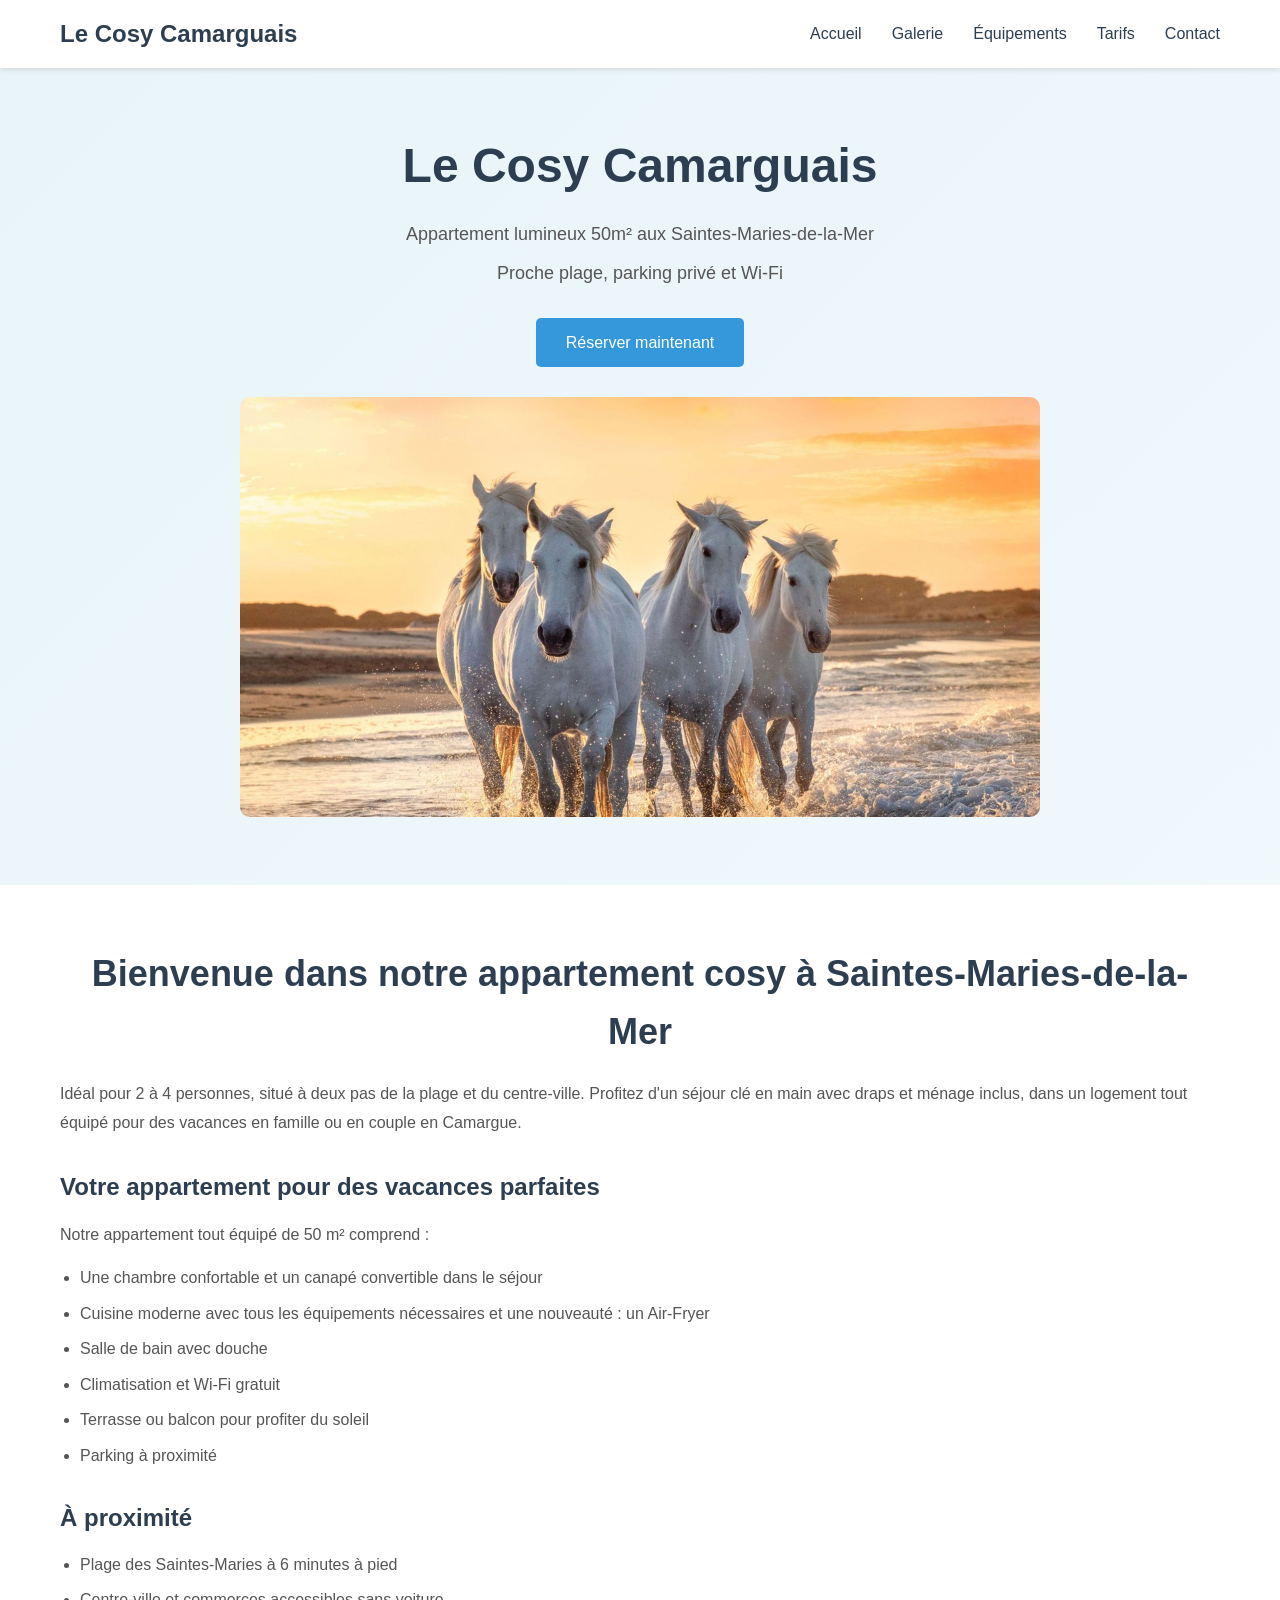
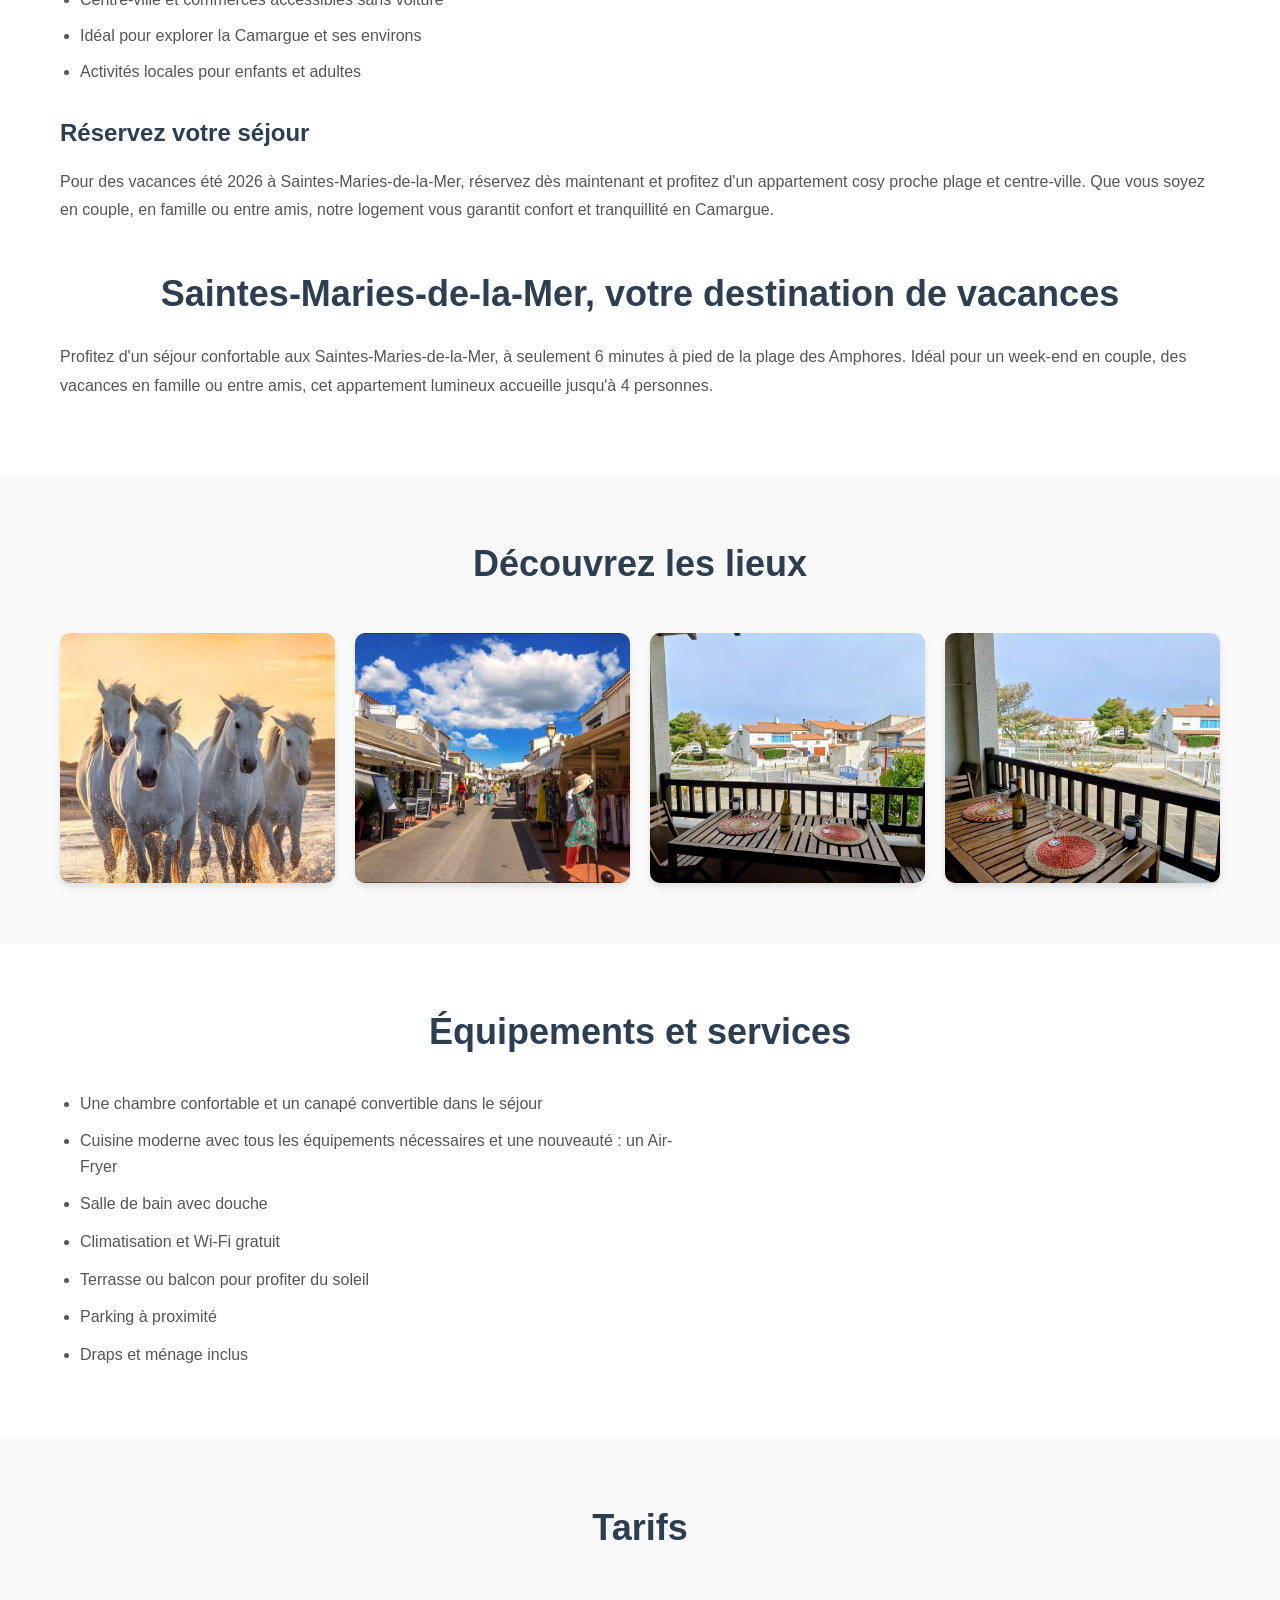
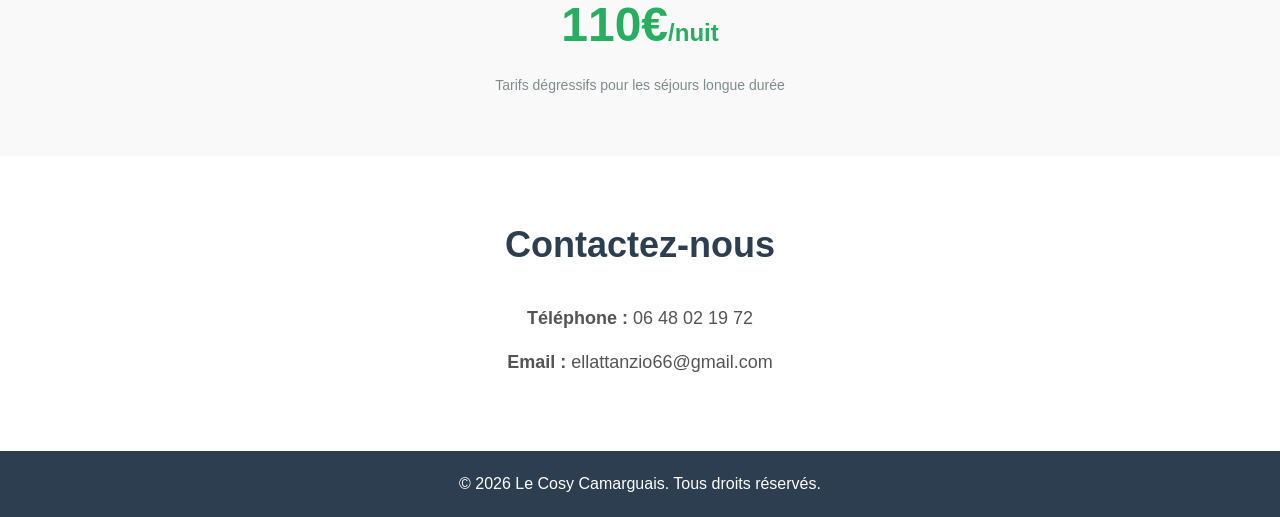
<file: index-fixed-final.html>
<!DOCTYPE html>
<html lang="fr">
<head>
    <meta charset="UTF-8">
    <meta name="viewport" content="width=device-width, initial-scale=1.0">
    <title>Le Cosy Camarguais - Location de vacances aux Saintes-Maries-de-la-Mer</title>
    <link rel="stylesheet" href="styles.css">
</head>
<body>
    <!-- Navigation -->
    <nav class="navbar">
        <div class="container">
            <div class="logo">Le Cosy Camarguais</div>
            <ul class="nav-links">
                <li><a href="#accueil">Accueil</a></li>
                <li><a href="#galerie">Galerie</a></li>
                <li><a href="#equipements">Équipements</a></li>
                <li><a href="#tarifs">Tarifs</a></li>
                <li><a href="#contact">Contact</a></li>
            </ul>
        </div>
    </nav>

    <!-- Hero Section -->
    <section id="accueil" class="hero">
        <div class="hero-content">
            <h1>Le Cosy Camarguais</h1>
            <p>Appartement lumineux 50m² aux Saintes-Maries-de-la-Mer</p>
            <p class="subtitle">Proche plage, parking privé et Wi-Fi</p>
            <a href="#contact" class="cta-button">Réserver maintenant</a>
            <div class="hero-image">
                <img src="./130122-camargue-1(1).jpg" alt="Paysage de Camargue">
            </div>
        </div>
    </section>

    <!-- Presentation Section -->
    <section class="presentation">
        <div class="container">
            <h2>Bienvenue dans notre appartement cosy à Saintes-Maries-de-la-Mer</h2>
            
            <p>Idéal pour 2 à 4 personnes, situé à deux pas de la plage et du centre-ville. Profitez d'un séjour clé en main avec draps et ménage inclus, dans un logement tout équipé pour des vacances en famille ou en couple en Camargue.</p>

            <h3>Votre appartement pour des vacances parfaites</h3>
            
            <p>Notre appartement tout équipé de 50 m² comprend :</p>
            <ul>
                <li>Une chambre confortable et un canapé convertible dans le séjour</li>
                <li>Cuisine moderne avec tous les équipements nécessaires et une nouveauté : un Air-Fryer</li>
                <li>Salle de bain avec douche</li>
                <li>Climatisation et Wi-Fi gratuit</li>
                <li>Terrasse ou balcon pour profiter du soleil</li>
                <li>Parking à proximité</li>
            </ul>

            <h3>À proximité</h3>
            <ul>
                <li>Plage des Saintes-Maries à 6 minutes à pied</li>
                <li>Centre-ville et commerces accessibles sans voiture</li>
                <li>Idéal pour explorer la Camargue et ses environs</li>
                <li>Activités locales pour enfants et adultes</li>
            </ul>

            <h3>Réservez votre séjour</h3>
            <p>Pour des vacances été 2026 à Saintes-Maries-de-la-Mer, réservez dès maintenant et profitez d'un appartement cosy proche plage et centre-ville. Que vous soyez en couple, en famille ou entre amis, notre logement vous garantit confort et tranquillité en Camargue.</p>

            <h2 style="margin-top: 40px;">Saintes-Maries-de-la-Mer, votre destination de vacances</h2>
            <p>Profitez d'un séjour confortable aux Saintes-Maries-de-la-Mer, à seulement 6 minutes à pied de la plage des Amphores. Idéal pour un week-end en couple, des vacances en famille ou entre amis, cet appartement lumineux accueille jusqu'à 4 personnes.</p>
        </div>
    </section>

    <!-- Gallery Section -->
    <section id="galerie" class="gallery">
        <div class="container">
            <h2>Découvrez les lieux</h2>
            <div class="gallery-grid">
                <div class="gallery-item">
                    <img src="./130122-camargue-1(1).jpg" alt="Paysage de Camargue">
                </div>
                <div class="gallery-item">
                    <img src="./saintes-maries-de-la-mer-682a5dab-e143-4bae-a40b-0c097e33d58b(1).jpg" alt="Vue générale de Saintes-Maries">
                </div>
                <div class="gallery-item">
                    <img src="./b158d81a-aaf4-412e-b020-52d1445c8a05~1.jpg" alt="Terrasse ensoleillée avec vue sur le village">
                </div>
                <div class="gallery-item">
                    <img src="./74232d8b-e710-425e-8999-72b526b33818~1.jpg" alt="Terrasse avec table et vue panoramique">
                </div>
            </div>
        </div>
    </section>

    <!-- Amenities Section -->
    <section id="equipements" class="amenities">
        <div class="container">
            <h2>Équipements et services</h2>
            <ul>
                <li>Une chambre confortable et un canapé convertible dans le séjour</li>
                <li>Cuisine moderne avec tous les équipements nécessaires et une nouveauté : un Air-Fryer</li>
                <li>Salle de bain avec douche</li>
                <li>Climatisation et Wi-Fi gratuit</li>
                <li>Terrasse ou balcon pour profiter du soleil</li>
                <li>Parking à proximité</li>
                <li>Draps et ménage inclus</li>
            </ul>
        </div>
    </section>

    <!-- Pricing Section -->
    <section id="tarifs" class="pricing">
        <div class="container">
            <h2>Tarifs</h2>
            <p class="price">110€<span>/nuit</span></p>
            <p class="price-note">Tarifs dégressifs pour les séjours longue durée</p>
        </div>
    </section>

    <!-- Contact Section -->
    <section id="contact" class="contact">
        <div class="container">
            <h2>Contactez-nous</h2>
            <div class="contact-info">
                <p><strong>Téléphone :</strong> 06 48 02 19 72</p>
                <p><strong>Email :</strong> ellattanzio66@gmail.com</p>
            </div>
        </div>
    </section>

    <!-- Footer -->
    <footer>
        <div class="container">
            <p>&copy; 2026 Le Cosy Camarguais. Tous droits réservés.</p>
        </div>
    </footer>

    <script src="script.js"></script>
</body>
</html>
</file>
<file: styles.css>
* {
    margin: 0;
    padding: 0;
    box-sizing: border-box;
}

body {
    font-family: 'Segoe UI', Tahoma, Geneva, Verdana, sans-serif;
    line-height: 1.6;
    color: #333;
    background-color: #f9f9f9;
}

.container {
    max-width: 1200px;
    margin: 0 auto;
    padding: 0 20px;
}

.navbar {
    background-color: #fff;
    box-shadow: 0 2px 5px rgba(0,0,0,0.1);
    position: sticky;
    top: 0;
    z-index: 100;
}

.navbar .container {
    display: flex;
    justify-content: space-between;
    align-items: center;
    padding: 15px 20px;
}

.logo {
    font-size: 24px;
    font-weight: bold;
    color: #2c3e50;
}

.nav-links {
    display: flex;
    list-style: none;
    gap: 30px;
}

.nav-links a {
    text-decoration: none;
    color: #2c3e50;
    font-weight: 500;
    transition: color 0.3s;
}

.nav-links a:hover {
    color: #3498db;
}

.hero {
    background: linear-gradient(135deg, #e8f4f8 0%, #f0f8fc 100%);
    padding: 60px 20px;
    text-align: center;
}

.hero-content {
    max-width: 800px;
    margin: 0 auto;
}

.hero h1 {
    font-size: 48px;
    color: #2c3e50;
    margin-bottom: 15px;
}

.hero p {
    font-size: 18px;
    color: #555;
    margin-bottom: 10px;
}

.subtitle {
    color: #7f8c8d;
    font-size: 16px;
}

.cta-button {
    display: inline-block;
    background-color: #3498db;
    color: white;
    padding: 12px 30px;
    text-decoration: none;
    border-radius: 5px;
    margin-top: 20px;
    transition: background-color 0.3s;
}

.cta-button:hover {
    background-color: #2980b9;
}

.hero-image {
    margin-top: 30px;
}

.hero-image img {
    max-width: 100%;
    height: auto;
    border-radius: 10px;
}

.presentation {
    padding: 60px 20px;
    background-color: white;
}

.presentation h2 {
    font-size: 36px;
    color: #2c3e50;
    margin-bottom: 20px;
    text-align: center;
}

.presentation h3 {
    font-size: 24px;
    color: #2c3e50;
    margin-top: 30px;
    margin-bottom: 15px;
}

.presentation p {
    font-size: 16px;
    color: #555;
    margin-bottom: 15px;
    line-height: 1.8;
}

.presentation ul {
    margin-left: 20px;
    margin-bottom: 20px;
}

.presentation li {
    margin-bottom: 10px;
    color: #555;
}

.gallery {
    padding: 60px 20px;
    background-color: #f9f9f9;
}

.gallery h2 {
    font-size: 36px;
    color: #2c3e50;
    margin-bottom: 40px;
    text-align: center;
}

.gallery-grid {
    display: grid;
    grid-template-columns: repeat(auto-fit, minmax(250px, 1fr));
    gap: 20px;
}

.gallery-item {
    overflow: hidden;
    border-radius: 10px;
    box-shadow: 0 4px 6px rgba(0,0,0,0.1);
    transition: transform 0.3s;
}

.gallery-item:hover {
    transform: scale(1.05);
}

.gallery-item img {
    width: 100%;
    height: 250px;
    object-fit: cover;
    display: block;
}

.amenities {
    padding: 60px 20px;
    background-color: white;
}

.amenities h2 {
    font-size: 36px;
    color: #2c3e50;
    margin-bottom: 30px;
    text-align: center;
}

.amenities ul {
    max-width: 600px;
    margin: 0 auto;
    margin-left: 20px;
}

.amenities li {
    margin-bottom: 12px;
    color: #555;
    font-size: 16px;
}

.pricing {
    padding: 60px 20px;
    background-color: #f9f9f9;
    text-align: center;
}

.pricing h2 {
    font-size: 36px;
    color: #2c3e50;
    margin-bottom: 30px;
}

.price {
    font-size: 48px;
    color: #27ae60;
    font-weight: bold;
    margin-bottom: 10px;
}

.price span {
    font-size: 24px;
}

.price-note {
    color: #7f8c8d;
    font-size: 14px;
}

.contact {
    padding: 60px 20px;
    background-color: white;
    text-align: center;
}

.contact h2 {
    font-size: 36px;
    color: #2c3e50;
    margin-bottom: 30px;
}

.contact-info {
    max-width: 400px;
    margin: 0 auto;
}

.contact-info p {
    font-size: 18px;
    color: #555;
    margin-bottom: 15px;
}

.contact-info a {
    color: #3498db;
    text-decoration: none;
}

.contact-info a:hover {
    text-decoration: underline;
}

.contact-form-container {
    max-width: 500px;
    margin: 0 auto 40px;
    background-color: #f9f9f9;
    padding: 30px;
    border-radius: 10px;
    box-shadow: 0 2px 5px rgba(0,0,0,0.1);
}

.contact-form-container h3 {
    font-size: 24px;
    color: #2c3e50;
    margin-bottom: 20px;
}

.contact-form {
    text-align: left;
}

.form-group {
    margin-bottom: 20px;
}

.form-group label {
    display: block;
    margin-bottom: 8px;
    color: #2c3e50;
    font-weight: 500;
}

.form-group input,
.form-group textarea {
    width: 100%;
    padding: 10px;
    border: 1px solid #ddd;
    border-radius: 5px;
    font-family: 'Segoe UI', Tahoma, Geneva, Verdana, sans-serif;
    font-size: 14px;
}

.form-group input:focus,
.form-group textarea:focus {
    outline: none;
    border-color: #3498db;
    box-shadow: 0 0 5px rgba(52, 152, 219, 0.3);
}

.submit-btn {
    background-color: #3498db;
    color: white;
    padding: 12px 30px;
    border: none;
    border-radius: 5px;
    font-size: 16px;
    cursor: pointer;
    transition: background-color 0.3s;
    width: 100%;
}

.submit-btn:hover {
    background-color: #2980b9;
}

.form-message {
    margin-top: 15px;
    padding: 10px;
    border-radius: 5px;
    background-color: #d4edda;
    color: #155724;
}

.social-media {
    margin-top: 40px;
}

.social-media h3 {
    font-size: 24px;
    color: #2c3e50;
    margin-bottom: 20px;
}

.social-links {
    display: flex;
    justify-content: center;
    gap: 20px;
    flex-wrap: wrap;
}

.social-links a {
    display: inline-flex;
    align-items: center;
    gap: 8px;
    padding: 10px 20px;
    background-color: #f9f9f9;
    color: #2c3e50;
    text-decoration: none;
    border-radius: 5px;
    border: 2px solid #3498db;
    transition: all 0.3s;
    font-weight: 500;
}

.social-links a:hover {
    background-color: #3498db;
    color: white;
    transform: translateY(-2px);
}

.social-links i {
    font-size: 20px;
}

footer {
    background-color: #2c3e50;
    color: white;
    text-align: center;
    padding: 20px;
}

@media (max-width: 768px) {
    .hero h1 {
        font-size: 32px;
    }

    .nav-links {
        gap: 15px;
        font-size: 14px;
    }

    .gallery-grid {
        grid-template-columns: repeat(auto-fit, minmax(150px, 1fr));
    }

    .social-links {
        flex-direction: column;
    }

    .social-links a {
        width: 100%;
        justify-content: center;
    }
}


/* Options Section */
.options-grid {
    display: grid;
    grid-template-columns: repeat(auto-fit, minmax(250px, 1fr));
    gap: 20px;
    margin: 30px 0;
}

.option-card {
    background: white;
    border: 2px solid #e0e0e0;
    border-radius: 10px;
    padding: 20px;
    text-align: center;
    transition: all 0.3s ease;
    box-shadow: 0 2px 8px rgba(0,0,0,0.1);
}

.option-card:hover {
    border-color: #2c5aa0;
    box-shadow: 0 4px 15px rgba(44, 90, 160, 0.2);
    transform: translateY(-5px);
}

.option-card h4 {
    color: #2c5aa0;
    margin-bottom: 10px;
    font-size: 18px;
}

.option-card p {
    margin: 8px 0;
    color: #666;
}

.option-card .price {
    font-weight: bold;
    color: #27ae60;
    font-size: 16px;
    margin-top: 15px;
}

@media (max-width: 768px) {
    .options-grid {
        grid-template-columns: 1fr;
    }
}
</file>
